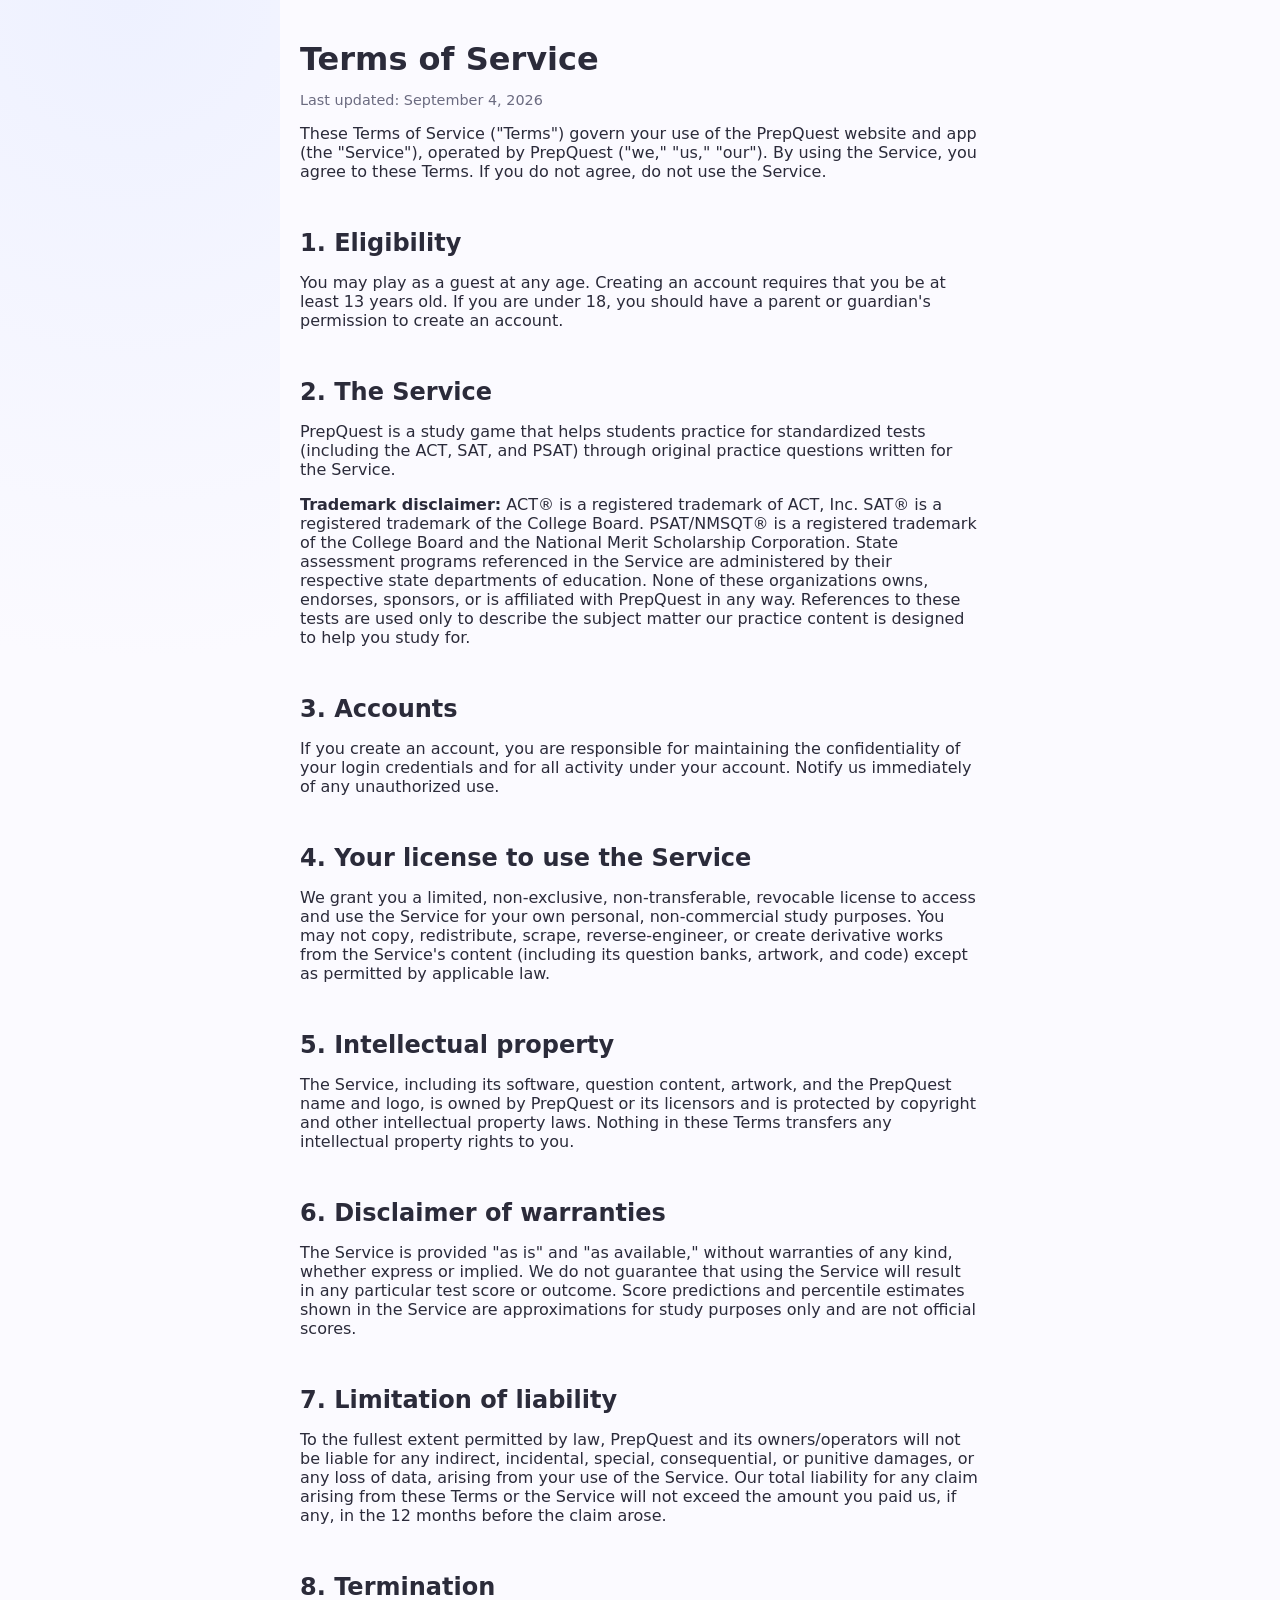
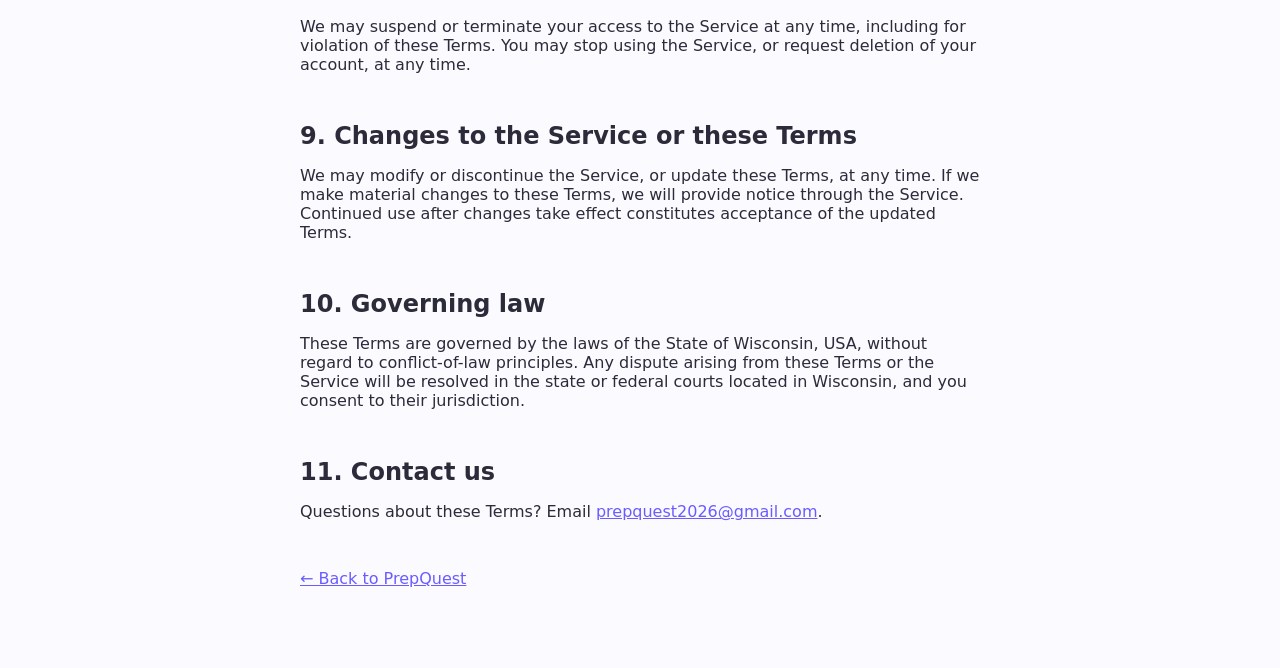
<file: terms.html>
<!doctype html>
<html lang="en">
<head>
  <meta charset="UTF-8" />
  <meta name="viewport" content="width=device-width, initial-scale=1.0" />
  <title>Terms of Service — PrepQuest</title>
  <link rel="icon" href="data:image/svg+xml,<svg xmlns=%22http://www.w3.org/2000/svg%22 viewBox=%220 0 100 100%22><text y=%22.9em%22 font-size=%2290%22>🐲</text></svg>" />
  <link rel="stylesheet" href="css/style.css" />
  <style>
    .legal-page {
      max-width: 720px;
      margin: 0 auto;
      padding: 40px 20px 80px;
      color: var(--ink);
      background: var(--paper);
    }
    .legal-page h1 { font-family: "Baloo 2", "Nunito", system-ui, sans-serif; }
    .legal-page h2 { margin-top: 2em; }
    .legal-page a { color: var(--purple); }
    .legal-page .updated { color: var(--muted); font-size: 0.9em; }
    .legal-page .back-link { display: inline-block; margin-top: 2em; }
  </style>
</head>
<body>
  <main class="legal-page">
    <h1>Terms of Service</h1>
    <p class="updated">Last updated: September 4, 2026</p>

    <p>These Terms of Service ("Terms") govern your use of the PrepQuest website and app
    (the "Service"), operated by PrepQuest ("we," "us," "our"). By using the Service, you
    agree to these Terms. If you do not agree, do not use the Service.</p>

    <h2>1. Eligibility</h2>
    <p>You may play as a guest at any age. Creating an account requires that you be at
    least 13 years old. If you are under 18, you should have a parent or guardian's
    permission to create an account.</p>

    <h2>2. The Service</h2>
    <p>PrepQuest is a study game that helps students practice for standardized tests
    (including the ACT, SAT, and PSAT) through original practice questions written for
    the Service.</p>
    <p><strong>Trademark disclaimer:</strong> ACT® is a registered trademark of ACT,
    Inc. SAT® is a registered trademark of the College Board. PSAT/NMSQT® is a
    registered trademark of the College Board and the National Merit Scholarship
    Corporation. State assessment programs referenced in the Service are administered
    by their respective state departments of education. None of these organizations
    owns, endorses, sponsors, or is affiliated with PrepQuest in any way. References to
    these tests are used only to describe the subject matter our practice content is
    designed to help you study for.</p>

    <h2>3. Accounts</h2>
    <p>If you create an account, you are responsible for maintaining the confidentiality
    of your login credentials and for all activity under your account. Notify us
    immediately of any unauthorized use.</p>

    <h2>4. Your license to use the Service</h2>
    <p>We grant you a limited, non-exclusive, non-transferable, revocable license to
    access and use the Service for your own personal, non-commercial study purposes.
    You may not copy, redistribute, scrape, reverse-engineer, or create derivative works
    from the Service's content (including its question banks, artwork, and code) except
    as permitted by applicable law.</p>

    <h2>5. Intellectual property</h2>
    <p>The Service, including its software, question content, artwork, and the PrepQuest
    name and logo, is owned by PrepQuest or its licensors and is protected by copyright
    and other intellectual property laws. Nothing in these Terms transfers any
    intellectual property rights to you.</p>

    <h2>6. Disclaimer of warranties</h2>
    <p>The Service is provided "as is" and "as available," without warranties of any
    kind, whether express or implied. We do not guarantee that using the Service will
    result in any particular test score or outcome. Score predictions and percentile
    estimates shown in the Service are approximations for study purposes only and are
    not official scores.</p>

    <h2>7. Limitation of liability</h2>
    <p>To the fullest extent permitted by law, PrepQuest and its owners/operators will
    not be liable for any indirect, incidental, special, consequential, or punitive
    damages, or any loss of data, arising from your use of the Service. Our total
    liability for any claim arising from these Terms or the Service will not exceed the
    amount you paid us, if any, in the 12 months before the claim arose.</p>

    <h2>8. Termination</h2>
    <p>We may suspend or terminate your access to the Service at any time, including for
    violation of these Terms. You may stop using the Service, or request deletion of
    your account, at any time.</p>

    <h2>9. Changes to the Service or these Terms</h2>
    <p>We may modify or discontinue the Service, or update these Terms, at any time. If
    we make material changes to these Terms, we will provide notice through the Service.
    Continued use after changes take effect constitutes acceptance of the updated Terms.</p>

    <h2>10. Governing law</h2>
    <p>These Terms are governed by the laws of the State of Wisconsin, USA, without
    regard to conflict-of-law principles. Any dispute arising from these Terms or the
    Service will be resolved in the state or federal courts located in Wisconsin, and you
    consent to their jurisdiction.</p>

    <h2>11. Contact us</h2>
    <p>Questions about these Terms? Email <a href="mailto:prepquest2026@gmail.com">prepquest2026@gmail.com</a>.</p>

    <a class="back-link" href="index.html">← Back to PrepQuest</a>
  </main>
</body>
</html>
</file>
<file: css/style.css>
:root {
  --ink: #2b2b3a;
  --paper: #fbfaff;
  --card: #ffffff;
  --surface-alt: #f1eeff;
  --muted: #6b6b80;
  --border: #e7e4f6;
  --shadow: 0 6px 20px rgba(60, 40, 120, 0.1);
  --radius: 20px;
  --purple: #6a5cff;
}

/* The `hidden` attribute's UA-default `display: none` has very low
   specificity, so any class that sets `display` (e.g. `.results-actions`'s
   `display: flex`) silently wins and the element stays visible despite
   `hidden` being set. Reasserting it here with !important keeps `hidden`
   reliable everywhere it's used, regardless of what other classes an
   element also carries. */
[hidden] {
  display: none !important;
}

/* Dark mode: redefines the same palette variables everything else already
   uses (--ink/--paper/--card/--surface-alt/--muted/--border/--shadow), so
   most of the app adapts automatically. A handful of elements set their
   background from a per-subject inline --island-bg pastel (highest CSS
   specificity, so it can't be overridden just by redefining root vars) —
   those get explicit overrides below to use --card instead. */
:root[data-theme="dark"] {
  --ink: #e8e6f5;
  --paper: #14141f;
  --card: #1f1f2e;
  --surface-alt: #2a2a3d;
  --muted: #9b98b5;
  --border: #35354a;
  --shadow: 0 6px 20px rgba(0, 0, 0, 0.45);
  color-scheme: dark;
}

:root[data-theme="dark"] body {
  background: radial-gradient(circle at 10% 0%, #23233a 0%, #14141f 45%) fixed, var(--paper);
}

:root[data-theme="dark"] .hud {
  background: rgba(20, 20, 31, 0.85);
}

:root[data-theme="dark"] .map-island-node,
:root[data-theme="dark"] .node-progress-badge,
:root[data-theme="dark"] .stimulus-panel,
:root[data-theme="dark"] .endless-best-tile,
:root[data-theme="dark"] .score-tile,
:root[data-theme="dark"] .score-detail-panel,
:root[data-theme="dark"] .score-report-banner {
  background: var(--card);
}

:root[data-theme="dark"] .hud-stat {
  background: #3a3320;
  color: #ffe6ad;
  border-color: #5c4d1f;
}

* {
  box-sizing: border-box;
}

/* Every screen sets --island-color inline to its subject's saturated
   brand accent (e.g. Science's #ffb238), which looks great as a small
   background fill or a border/ring but badly fails WCAG contrast when
   used as actual body/heading text on a light background — three of the
   four subject colors measured under 2.75:1 against white, against the
   4.5:1 AA text requires. Rather than dulling the brand color everywhere
   (including where it's fine, e.g. rings/borders/large fills), this
   derives a darker text-safe variant once per screen and every
   `color: var(--island-color...)` text rule below uses it instead —
   `border-color`/`background` usages are untouched since those judge
   against a lower 3:1 (or no) contrast requirement. */
.screen {
  --island-color-text: color-mix(in srgb, var(--island-color, var(--purple)) 55%, black);
}

/* The app's buttons are almost all pill/circle shapes on colorful
   backgrounds — the browser's default focus outline is easy to lose
   against them (or, on some of the rounder shapes, barely shows at all).
   :focus-visible (not plain :focus) so this only appears for keyboard
   navigation, not every mouse click. */
:focus-visible {
  outline: 3px solid var(--purple);
  outline-offset: 2px;
  border-radius: 4px;
}

/* Standard "visually hidden but still announced by screen readers"
   technique (not display:none/visibility:hidden, which pull content out
   of the accessibility tree entirely). Used for the route-change live
   region and any label text that's redundant on-screen but still needed
   for an accessible name. */
.visually-hidden {
  position: absolute;
  width: 1px;
  height: 1px;
  padding: 0;
  margin: -1px;
  overflow: hidden;
  clip: rect(0, 0, 0, 0);
  white-space: nowrap;
  border: 0;
}

/* Off-screen until focused (keyboard Tab from page load), then pinned to
   the top-left corner above everything else — this app has no other
   persistent chrome above the HUD, so a fixed corner is unambiguous. Every
   screen renders its own <main>, so this jumps past the HUD's nav
   buttons/theme toggle straight to that screen's actual content. */
.skip-link {
  position: absolute;
  top: -60px;
  left: 8px;
  z-index: 1000;
  background: var(--purple);
  color: #fff;
  padding: 10px 18px;
  border-radius: 8px;
  font-weight: 700;
  transition: top 0.15s ease;
}

.skip-link:focus {
  top: 8px;
}

html,
body {
  margin: 0;
  padding: 0;
}

body {
  font-family: "Nunito", system-ui, sans-serif;
  color: var(--ink);
  background: radial-gradient(circle at 10% 0%, #eef1ff 0%, #fbfaff 45%) fixed, var(--paper);
  min-height: 100vh;
}

h1,
h2,
h3,
h4,
h5 {
  font-family: "Baloo 2", "Nunito", system-ui, sans-serif;
  margin: 0 0 0.3em;
}

button {
  font-family: inherit;
  cursor: pointer;
}

button:disabled {
  cursor: not-allowed;
}

input[type="text"],
input[type="email"],
input[type="password"] {
  font-family: inherit;
  font-size: 1rem;
  padding: 10px 14px;
  border-radius: 12px;
  border: 2px solid var(--border);
  background: var(--card);
  color: var(--ink);
  width: 100%;
  max-width: 280px;
}

.cloud-auth-form {
  display: flex;
  flex-direction: column;
  gap: 10px;
  align-items: center;
  margin-top: 6px;
}

.cloud-auth-form input {
  max-width: 320px;
}

.auth-gate-card {
  max-width: 420px;
  margin: 0 auto;
  text-align: center;
}

.auth-gate-card .cloud-auth-form {
  align-items: stretch;
}

.auth-gate-card [data-gate-skip] {
  margin-top: 14px;
}

.auth-gate-hint {
  font-size: 0.85em;
  color: var(--muted);
  margin: -2px 0 0;
}

.auth-gate-legal {
  font-size: 0.8em;
  color: var(--muted);
  margin-top: 14px;
}

.auth-gate-legal a {
  color: var(--purple);
}

.screen {
  max-width: 980px;
  margin: 0 auto;
  padding: 28px 20px 60px;
}

.site-footer {
  text-align: center;
  font-size: 0.78em;
  color: var(--muted);
  padding: 10px 16px 18px;
}

.site-footer a {
  color: var(--muted);
  text-decoration: underline;
}

.site-footer span {
  margin: 0 6px;
}

.site-footer-disclaimer {
  margin: 4px 0 0;
  font-size: 0.92em;
}

/* ---------- HUD ---------- */
.hud {
  position: sticky;
  top: 0;
  z-index: 20;
  display: flex;
  align-items: center;
  gap: 16px;
  padding: 10px 20px;
  background: rgba(255, 255, 255, 0.85);
  backdrop-filter: blur(8px);
  border-bottom: 1px solid var(--border);
}

.hud-avatar {
  flex: 0 0 auto;
  line-height: 0;
  position: relative;
  border: none;
  background: transparent;
  padding: 4px;
  border-radius: 999px;
  cursor: pointer;
  transition: background 0.15s;
}

.hud-avatar:hover,
.hud-avatar:focus-visible {
  background: var(--surface-alt);
}

.hud-avatar.is-active {
  background: var(--surface-alt);
  box-shadow: 0 0 0 2px var(--purple);
}

.hud-level-badge {
  position: absolute;
  bottom: -2px;
  right: -4px;
  background: var(--purple);
  color: #fff;
  font-size: 0.65rem;
  font-weight: 800;
  line-height: 1;
  padding: 3px 5px;
  border-radius: 999px;
  border: 2px solid var(--card);
}

.toast {
  position: fixed;
  bottom: 24px;
  left: 50%;
  transform: translateX(-50%);
  background: #1f1f2e;
  color: #fff;
  font-weight: 800;
  padding: 12px 22px;
  border-radius: 999px;
  box-shadow: 0 8px 24px rgba(0, 0, 0, 0.3);
  z-index: 999;
  animation: dev-toast-in 0.25s ease, dev-toast-out 0.3s ease 2.9s forwards;
}

@keyframes dev-toast-in {
  from {
    opacity: 0;
    transform: translateX(-50%) translateY(12px);
  }
  to {
    opacity: 1;
    transform: translateX(-50%) translateY(0);
  }
}

@keyframes dev-toast-out {
  to {
    opacity: 0;
  }
}

.hud-nav {
  display: flex;
  gap: 6px;
  flex-wrap: wrap;
  flex: 1;
}

.hud-btn {
  border: none;
  background: transparent;
  padding: 8px 12px;
  border-radius: 999px;
  font-weight: 700;
  color: var(--muted);
  font-size: 0.9rem;
  transition: background 0.15s, color 0.15s;
}

.hud-btn:hover {
  background: var(--surface-alt);
}

.hud-btn.is-active {
  background: var(--purple);
  color: #fff;
}

.hud-stats {
  display: flex;
  gap: 10px;
  flex: 0 0 auto;
}

.hud-stat {
  font-weight: 800;
  background: #fff6e0;
  padding: 6px 12px;
  border-radius: 999px;
  font-size: 0.9rem;
  border: 1px solid #ffe6ad;
  white-space: nowrap;
}

/* ---------- buttons ---------- */
.btn-primary,
.btn-secondary,
.btn-danger-quiet {
  border-radius: 999px;
  padding: 12px 24px;
  font-weight: 800;
  border: none;
  font-size: 1rem;
}

.btn-primary {
  /* The original lighter gradient stop measured ~3.89:1 against the white
     text on top, short of WCAG AA's 4.5:1 for normal-size text — this
     darker stop keeps the same gradient character at a safe ~5.2:1. */
  background: linear-gradient(135deg, #6152f5, #5a48f0);
  color: #fff;
  box-shadow: 0 6px 16px rgba(90, 72, 240, 0.35);
}

.btn-primary:hover {
  filter: brightness(1.05);
}

.btn-primary:disabled {
  background: #cfcbe8;
  box-shadow: none;
  color: #8a86a8;
}

.btn-secondary {
  background: var(--card);
  color: var(--ink);
  border: 2px solid var(--border);
}

.btn-secondary:hover {
  border-color: var(--purple);
}

.btn-danger-quiet {
  background: transparent;
  color: #c94747;
  border: 2px solid #f3d6d6;
  margin-top: 30px;
}

.btn-ghost {
  background: transparent;
  color: var(--muted);
  border: 2px solid var(--border);
  border-radius: 999px;
  padding: 12px 24px;
  font-weight: 800;
  font-size: 1rem;
}

.btn-ghost:hover {
  border-color: var(--purple);
  color: var(--purple);
}

.back-btn {
  background: none;
  border: none;
  color: var(--muted);
  font-weight: 700;
  padding: 6px 0;
  margin-bottom: 10px;
}

.back-btn:hover {
  color: var(--purple);
}

.progress-bar {
  width: 100%;
  height: 10px;
  background: #eee9ff;
  border-radius: 999px;
  overflow: hidden;
  margin: 8px 0;
}

.progress-fill {
  height: 100%;
  background: var(--purple);
  border-radius: 999px;
  transition: width 0.3s ease;
}

/* ---------- map ---------- */
.map-title {
  font-size: 2rem;
}

.map-subtitle {
  color: var(--muted);
  margin-bottom: 24px;
}

/* Full-bleed, same treatment as the Galaxy (solar-system) screen — breaks
   out of .screen's normal 980px centered-card layout so this test's own
   "planet surface" fills the whole browser window instead of sitting in a
   box in the middle of the page. Tinted per test via --test-color/-bg
   (set inline in worldMap.js from data/tests.js), so ACT/SAT/PSAT/State
   Assessments each get their own hue on the same soft dual-glow shape —
   unlike the Galaxy, this respects the light/dark toggle rather than
   forcing night-sky dark, since a "planet surface" isn't inherently a
   night scene the way outer space is. */
.map-screen {
  position: relative;
  overflow: hidden;
  max-width: none;
  width: 100%;
  margin: 0;
  min-height: calc(100vh - 88px);
  border-radius: 0;
  box-sizing: border-box;
  padding-bottom: 40px;
  background:
    radial-gradient(circle at 18% 8%, var(--glow-strong, rgba(122, 96, 255, 0.3)), transparent 50%),
    radial-gradient(circle at 85% 78%, var(--glow-soft, rgba(122, 96, 255, 0.15)), transparent 45%),
    var(--test-bg, var(--paper));
}

:root[data-theme="dark"] .map-screen {
  background:
    radial-gradient(circle at 18% 8%, var(--glow-strong, rgba(122, 96, 255, 0.35)), transparent 50%),
    radial-gradient(circle at 85% 78%, var(--glow-soft, rgba(122, 96, 255, 0.18)), transparent 45%),
    linear-gradient(180deg, #17162a 0%, #100f1c 100%);
}

/* Shared winding-path container: an SVG connector line + scattered
   decorations sit behind absolutely-positioned stop nodes. Used by the
   World Map (subject islands), a subject's skill path, and a skill's
   mini-lesson path. */
.map-path-container {
  position: relative;
  width: 100%;
  max-width: 640px;
  margin: 10px auto 0;
}

.path-trail-svg {
  position: absolute;
  inset: 0;
  width: 100%;
  height: 100%;
  z-index: 0;
}

.path-decorations {
  position: absolute;
  inset: 0;
  z-index: 0;
  pointer-events: none;
}

.path-decoration {
  position: absolute;
  opacity: 0.35;
  transform: translate(-50%, -50%);
  filter: saturate(0.9);
}

/* ---------- map blob shapes (planet / island / area) ---------- */
/* A literal spatial metaphor across all three map-style screens, not just
   a colored backdrop: the Galaxy's solar systems are planets (see
   solarSystem.js); each solar system's own World Map (worldMap.js) now
   renders as one round planet with each subject sitting on it as its own
   island; that subject's Island screen (island.js) renders as one big
   landmass subdivided into a differently-shaded patch per skill (an
   "area"); and a skill's Lesson Path (skillPath.js) zooms into just one
   of those areas, with each lesson a small spot within it. Four
   asymmetric border-radius values give an organic, non-circular "island"
   silhouette from a plain div — no image assets or hand-authored SVG
   paths needed — cycled across nodes purely for visual variety so
   neighboring islands/areas don't look like identical copies. */
.map-blob-shape-1 { border-radius: 42% 58% 65% 35% / 45% 40% 60% 55%; }
.map-blob-shape-2 { border-radius: 58% 42% 38% 62% / 55% 62% 38% 45%; }
.map-blob-shape-3 { border-radius: 50% 50% 35% 65% / 60% 40% 60% 40%; }
.map-blob-shape-4 { border-radius: 65% 35% 55% 45% / 40% 55% 45% 60%; }

/* The World Map's planet: a true sphere (not a wobbly blob — a planet
   reads as round), shaded with a highlight toward the upper-left and a
   darker rim, entirely from --test-color/--glow-soft/--glow-strong (set
   inline in worldMap.js from data/tests.js) so each test's planet keeps
   its own hue. Sized relative to its own path-container rather than the
   viewport, and capped so it never swallows a short (2-subject) path. */
.map-planet-circle {
  position: absolute;
  z-index: 0;
  left: 50%;
  top: 0;
  transform: translateX(-50%);
  width: min(80%, 640px);
  aspect-ratio: 1;
  border-radius: 50%;
  background: radial-gradient(circle at 32% 26%, var(--test-bg, #fff) 0%, var(--glow-soft, rgba(122, 96, 255, 0.25)) 45%, var(--glow-strong, rgba(122, 96, 255, 0.4)) 100%);
  box-shadow: 0 30px 70px rgba(20, 10, 50, 0.15);
}

:root[data-theme="dark"] .map-planet-circle {
  background: radial-gradient(circle at 32% 26%, var(--glow-soft, rgba(122, 96, 255, 0.3)) 0%, var(--test-color, var(--purple)) 60%, #05050f 100%);
  box-shadow: 0 30px 70px rgba(0, 0, 0, 0.5);
}

/* Each themed test's World Map (ACT/SAT/PSAT — see WORLD_MAP_THEMES in
   worldMap.js) paints its own wide backdrop instead of the round planet-
   sphere every untethed test still uses, with a fixed palette rather
   than --test-color, since each one is a specific, deliberately chosen
   look (muted ocean water, dawn sky, misty highlands), not just that
   test's own brand color recolored. Lighter toward the center, darker
   toward the screen edges on every one, to draw the eye inward the way a
   real wide landscape photo would vignette.

   ACT — a calm ocean; the wavy line texture is a small tiled inline SVG
   (two soft sine-wave strokes) rather than an emoji/decoration scatter,
   since real ripples read as fine linework, not shapes. */
.ocean-scene {
  background: radial-gradient(ellipse 90% 75% at 50% 38%, #cfe3e6 0%, #6f9fae 48%, #2c4a5c 100%);
}

.ocean-scene::before {
  content: "";
  position: absolute;
  inset: 0;
  z-index: 0;
  pointer-events: none;
  opacity: 0.5;
  background-repeat: repeat;
  background-size: 420px 130px;
  background-image: url("data:image/svg+xml,%3Csvg xmlns='http://www.w3.org/2000/svg' width='420' height='130' viewBox='0 0 420 130'%3E%3Cpath d='M0 40 Q52.5 20 105 40 T210 40 T315 40 T420 40' stroke='rgba(255,255,255,0.35)' stroke-width='2' fill='none'/%3E%3Cpath d='M0 90 Q52.5 68 105 90 T210 90 T315 90 T420 90' stroke='rgba(255,255,255,0.2)' stroke-width='2' fill='none'/%3E%3C/svg%3E");
}

:root[data-theme="dark"] .ocean-scene {
  background: radial-gradient(ellipse 90% 75% at 50% 38%, #315a67 0%, #1b3540 48%, #081419 100%);
}

:root[data-theme="dark"] .ocean-scene::before {
  opacity: 0.35;
}

/* SAT — Sky Islands: an open dawn sky the islands float in, warm near the
   horizon and cooling toward the top of the screen, the inverse vertical
   direction from the ocean's own center-out vignette (a sky's own light
   source reads as "low near the horizon," not "in the middle"). No wave
   texture overlay — a flat gradient alone already reads as open air;
   adding linework here would fight the ambient clouds instead of
   supporting them. */
.sky-scene {
  background: linear-gradient(180deg, #a9c9ec 0%, #cfe0ee 32%, #fbdfc0 68%, #f7c9a0 100%);
}

:root[data-theme="dark"] .sky-scene {
  background: linear-gradient(180deg, #1c2c47 0%, #2c3c58 32%, #4a3c4a 68%, #5c4438 100%);
}

.sky-scene > * {
  position: relative;
  z-index: 1;
}

.ocean-scene > * {
  position: relative;
  z-index: 1;
}

/* Background scenery per theme (ship sails/birds/a sun for the ocean,
   clouds/a balloon/birds for the sky, etc. — see renderAmbientScene in
   worldMap.js) — fixed near the top of the screen rather than scattered
   down the whole path, so it reads as horizon-line detail glimpsed once,
   not as repeating decoration. A prior version of the ocean's own set
   kept everything at 0.32 opacity and to 3 elements, reasoning that more
   would read as "twee" for an ACT-studying teen — per direction, that
   read as flat and empty instead, so every theme's own set leans fuller,
   at a less uniformly faint opacity. */
.map-ambient {
  position: absolute;
  z-index: 1;
  opacity: 0.55;
  pointer-events: none;
  filter: saturate(0.75);
}

.map-ambient-accent {
  opacity: 0.5;
  filter: saturate(0.6) blur(0.5px);
}

/* The back link and subtitle normally use --muted, a mid-gray tuned for
   contrast against the plain --paper/--card backgrounds — too close in
   lightness to the ocean's own medium-toned blue-teal to read well
   (particularly the header area, which the vignette deliberately darkens
   toward). A dedicated dark/light pair here, rather than reusing --muted,
   since this scene's contrast needs are its own. */
.ocean-scene .back-btn,
.ocean-scene .map-subtitle,
.ocean-scene .island-heading-blurb {
  color: rgba(15, 30, 38, 0.72);
}

.ocean-scene .back-btn:hover {
  color: rgba(15, 30, 38, 0.95);
}

:root[data-theme="dark"] .ocean-scene .back-btn,
:root[data-theme="dark"] .ocean-scene .map-subtitle,
:root[data-theme="dark"] .ocean-scene .island-heading-blurb {
  color: rgba(226, 238, 242, 0.75);
}

:root[data-theme="dark"] .ocean-scene .back-btn:hover {
  color: rgba(226, 238, 242, 0.95);
}

/* Numeria Peaks (ACT Math's own hub, mathHub.js) — the same "wide
   painted scene behind a walkable hub" idea as .ocean-scene above.
   mathHub.js's own SVG paints open water full-bleed behind its
   archipelago of islands, so this outer gradient (only ever visible
   past the map's own max-width on an unusually wide screen, or for an
   instant before that SVG paints) is tuned to the same blue-teal ocean
   family rather than English's own exact colors, so the two edges never
   visibly clash. */
.ridge-scene {
  background: radial-gradient(ellipse 90% 75% at 50% 38%, #c9e2e6 0%, #5f8fa8 48%, #28405c 100%);
}

:root[data-theme="dark"] .ridge-scene {
  background: radial-gradient(ellipse 90% 75% at 50% 38%, #2c4652 0%, #182c38 48%, #060d13 100%);
}

.ridge-scene > * {
  position: relative;
  z-index: 1;
}

.ridge-scene .back-btn,
.ridge-scene .map-subtitle,
.ridge-scene .island-heading-blurb {
  color: rgba(15, 32, 40, 0.72);
}

.ridge-scene .back-btn:hover {
  color: rgba(15, 32, 40, 0.95);
}

:root[data-theme="dark"] .ridge-scene .back-btn,
:root[data-theme="dark"] .ridge-scene .map-subtitle,
:root[data-theme="dark"] .ridge-scene .island-heading-blurb {
  color: rgba(222, 236, 240, 0.75);
}

:root[data-theme="dark"] .ridge-scene .back-btn:hover {
  color: rgba(222, 236, 240, 0.95);
}

/* Athenaeum Reef (ACT Reading's own hub, readingHub.js) — same "wide
   painted scene behind a walkable hub" idea as .ocean-scene/.ridge-scene
   above, tuned toward a warmer turquoise reef rather than either's own
   blue-gray open water, so it reads as its own place rather than a
   recolor of English's or Math's hub. */
.reef-scene {
  background: radial-gradient(ellipse 90% 75% at 50% 38%, #d7f2ea 0%, #3fa9a0 48%, #0f3d3a 100%);
}

:root[data-theme="dark"] .reef-scene {
  background: radial-gradient(ellipse 90% 75% at 50% 38%, #1f4a46 0%, #123330 48%, #04100e 100%);
}

.reef-scene > * {
  position: relative;
  z-index: 1;
}

.reef-scene .back-btn,
.reef-scene .map-subtitle,
.reef-scene .island-heading-blurb {
  color: rgba(10, 40, 36, 0.72);
}

.reef-scene .back-btn:hover {
  color: rgba(10, 40, 36, 0.95);
}

:root[data-theme="dark"] .reef-scene .back-btn,
:root[data-theme="dark"] .reef-scene .map-subtitle,
:root[data-theme="dark"] .reef-scene .island-heading-blurb {
  color: rgba(220, 240, 236, 0.75);
}

:root[data-theme="dark"] .reef-scene .back-btn:hover {
  color: rgba(220, 240, 236, 0.95);
}

/* Lab Archipelago (ACT Science's own hub, scienceHub.js) — same idea
   again, now sharing Numeria Peaks' own open-water blue-gray family
   (rather than the amber "energy field" this used to be) so the two
   archipelago-style hubs read as the same kind of place; matched to
   mathHub.js's own .ridge-scene values below rather than left to drift
   independently, since "same family" only holds if the two are kept in
   sync by design, not by coincidence. */
.lab-scene {
  background: radial-gradient(ellipse 90% 75% at 50% 38%, #c9e2e6 0%, #5f8fa8 48%, #28405c 100%);
}

:root[data-theme="dark"] .lab-scene {
  background: radial-gradient(ellipse 90% 75% at 50% 38%, #2c4652 0%, #182c38 48%, #060d13 100%);
}

.lab-scene > * {
  position: relative;
  z-index: 1;
}

.lab-scene .back-btn,
.lab-scene .map-subtitle,
.lab-scene .island-heading-blurb {
  color: rgba(15, 32, 40, 0.72);
}

.lab-scene .back-btn:hover {
  color: rgba(15, 32, 40, 0.95);
}

:root[data-theme="dark"] .lab-scene .back-btn,
:root[data-theme="dark"] .lab-scene .map-subtitle,
:root[data-theme="dark"] .lab-scene .island-heading-blurb {
  color: rgba(222, 236, 240, 0.75);
}

:root[data-theme="dark"] .lab-scene .back-btn:hover {
  color: rgba(222, 236, 240, 0.95);
}

/* Centers a .node-area-blob on just the button, not the taller
   .map-node-wrap/.path-node-wrap column it sits in (which also includes
   the label below) — without this, the blob's 50%/50% centering resolves
   against the whole wrap's height and drifts down into the label text
   instead of sitting behind the button. */
.node-anchor {
  position: relative;
  display: flex;
  align-items: center;
  justify-content: center;
}

/* One island/area patch, sitting behind a single node's circular button —
   painted first (plain DOM order, no z-index needed) so the button, its
   ring, and its label all land on top. A light ring keeps it visible even
   when a subject's color happens to be close to its planet's/island's own
   base hue (e.g. ACT and Math share almost the same purple). --blob-color
   comes from whichever per-subject/-test color var that screen already
   sets inline (--island-color for island.js/skillPath.js's skill/lesson
   nodes, --island-color again per-subject for worldMap.js's own nodes). */
.node-area-blob {
  position: absolute;
  top: 50%;
  left: 50%;
  transform: translate(-50%, -50%);
  background: var(--blob-color, var(--island-color, var(--purple)));
  opacity: 0.85;
  box-shadow: 0 10px 22px rgba(0, 0, 0, 0.12), 0 0 0 3px rgba(255, 255, 255, 0.4);
  /* Purely decorative — being position:absolute, it would otherwise paint
     (and hit-test) above the button next to it in DOM order despite that
     button being visually on top, since a positioned element always
     stacks above a non-positioned in-flow one regardless of source order.
     Without this the button underneath became unclickable. */
  pointer-events: none;
}

:root[data-theme="dark"] .node-area-blob {
  box-shadow: 0 10px 22px rgba(0, 0, 0, 0.35), 0 0 0 3px rgba(255, 255, 255, 0.14);
}

.node-area-blob-lg {
  width: 152px;
  height: 138px;
}

/* ACT's own World Map replacement for both .node-area-blob and the
   plain emoji .map-island-icon — the island art (renderSubjectIslandArt
   in worldMap.js) *is* .map-island-node--art's own face, not a second
   icon sitting on top of a separate colored disc. Centered inside that
   button (position:relative, see .map-island-node) the same way every
   other absolutely-positioned decorative layer in this file centers on
   its own parent; pointer-events:none so clicks still hit the button
   itself, not this purely visual layer. */
.map-island-art {
  position: absolute;
  top: 50%;
  left: 50%;
  transform: translate(-50%, -50%);
  pointer-events: none;
  filter: drop-shadow(0 10px 14px rgba(0, 0, 0, 0.18));
}

/* 1.5x the SVG's own 140x120 markup attributes — big enough that each
   island's own silhouette (a curved ribbon, mountain peaks, fused reef
   lobes, a twin archipelago) actually reads as a distinct shape per
   subject at a glance. */
.map-island-art svg {
  width: 252px;
  height: 216px;
  display: block;
}

:root[data-theme="dark"] .map-island-art {
  filter: drop-shadow(0 10px 14px rgba(0, 0, 0, 0.4));
}

.node-area-blob-md {
  width: 118px;
  height: 106px;
}

.map-node-wrap {
  position: absolute;
  transform: translate(-50%, -50%);
  z-index: 1;
  display: flex;
  flex-direction: column;
  align-items: center;
  width: 168px;
}

.map-mascot {
  position: absolute;
  top: -58px;
  line-height: 0;
  animation: bob 2.4s ease-in-out infinite;
  /* A light halo plus a dark contact shadow — not just one or the
     other — since a player's own chosen body color could be anywhere
     from near-white to near-black, and a planet's own background
     (ACT's ocean, the reef's water) skews toward mid-toned blues/teals
     that a same-toned monster can otherwise nearly vanish into. */
  filter: drop-shadow(0 0 7px rgba(255, 255, 255, 0.85)) drop-shadow(0 4px 8px rgba(0, 0, 0, 0.35));
}

@keyframes bob {
  0%, 100% { transform: translateY(0); }
  50% { transform: translateY(-6px); }
}

/* Each themed test's World Map has its own vehicle (a boat for ACT, a
   balloon for SAT, a gondola for PSAT — see renderVehicle/wireRoamer in
   worldMap.js) that roams freely inside .map-path-container itself, not
   a fixed-canvas hub world — this screen's own layout/scrolling stayed
   the original one every other test still uses (a full walkable-hub-
   engine version of this screen was tried and explicitly reverted).
   .map-roamer is the shared outer wrapper wireRoamer's place() moves
   every frame: positioned/halo-shadowed the same way every hub's own
   .hub-avatar is, just defined locally here since this element isn't
   inside a .hub-viewport. Its own centering transform is overridden per
   vehicle below, since each one's visual weight sits in a different spot
   relative to its own anchor point (a boat's hull near dead-center; a
   balloon's basket well below its own envelope's center of mass). No bob
   animation on any of them, since they're actively steerable rather than
   idle. */
.map-roamer {
  position: absolute;
  z-index: 3;
  transform: translate(-50%, -50%);
  pointer-events: none;
  filter: drop-shadow(0 0 6px rgba(255, 255, 255, 0.85)) drop-shadow(0 6px 10px rgba(0, 0, 0, 0.3));
}

.map-boat {
  position: relative;
  width: 100px;
  height: 64px;
}

.map-boat-hull {
  position: absolute;
  left: 50%;
  bottom: -4px;
  transform: translateX(-50%);
  z-index: 0;
}

.map-boat-rider {
  position: absolute;
  left: 50%;
  bottom: 20px;
  transform: translateX(-50%);
  z-index: 1;
  line-height: 0;
}

/* SAT's balloon: taller than it is wide, envelope on top and a small
   basket (where the rider actually sits) near the bottom — .map-roamer's
   own translate(-50%,-50%) would center on the envelope's own middle,
   floating the basket (and the player's own anchor point/island-level
   alignment) well below where it should read as "resting." Shifted up by
   the basket's own local y-center (100px into this 110px-tall graphic)
   instead, so the basket itself — not the envelope — is what aligns with
   the roamer's own position. */
.map-vehicle-balloon {
  transform: translate(-50%, -96px);
}

.map-balloon {
  position: relative;
  width: 90px;
  height: 110px;
}

.map-balloon-rider {
  position: absolute;
  left: 50%;
  bottom: 8px;
  transform: translateX(-50%);
  z-index: 1;
  line-height: 0;
}

/* Each themed World Map's own on-screen joystick — fixed to the browser
   window's own corner (not this page's own scroll position, and not the
   vehicle's own current spot) so it's always reachable no matter how far
   the player has scrolled down this map's own tall, normal-flow page — a
   real WASD keyboard has no such problem, but a touch/mouse-drag player
   needs the control to actually stay put. Reuses hubWorld.js's own
   .hub-joystick markup/knob styling, just overriding its usual
   .hub-viewport-relative position: absolute with position: fixed here. */
.map-roamer-joystick-fixed {
  position: fixed;
  left: 20px;
  bottom: 20px;
  z-index: 50;
}

.map-roamer-joystick-fixed .hub-joystick {
  position: static;
}

/* The boss bridge's own torch accents (islandHub.js's own
   renderBossBridgeTorches) — a gentle opacity flicker so they read as
   flame rather than a flat dot. The glow ring beneath each flame pulses
   opposite it (dimmer exactly when the flame itself is brightest would
   look wrong; a shared but offset rhythm reads as one flickering light). */
.boss-bridge-torch {
  animation: torch-flicker 1.8s ease-in-out infinite;
}

.boss-bridge-torch-glow {
  animation: torch-glow-flicker 1.8s ease-in-out infinite;
}

@keyframes torch-flicker {
  0%, 100% { opacity: 0.7; }
  50% { opacity: 1; }
}

@keyframes torch-glow-flicker {
  0%, 100% { opacity: 0.12; }
  50% { opacity: 0.22; }
}

.map-island-node {
  position: relative;
  width: 88px;
  height: 88px;
  border-radius: 50%;
  border: none;
  display: grid;
  place-items: center;
  background: var(--island-bg, #fff);
  box-shadow: var(--shadow);
  transition: transform 0.15s ease;
}

.map-island-node:hover {
  transform: scale(1.06);
}

/* ACT's own ocean-scene variant: the island art (renderSubjectIslandArt
   in worldMap.js) *is* the button's own face, not a second icon layered
   on top of a plain circular disc the way every other test's map-
   island-node still works, and (per direction) no progress ring either
   — background/box-shadow/ring all dropped so nothing but the art
   itself actually paints. Sized to comfortably contain the art (see
   .map-island-art svg below) plus room for its own hover scale. */
.map-island-node--art {
  width: 260px;
  height: 224px;
  background: transparent;
  box-shadow: none;
}

.map-island-ring {
  position: absolute;
  inset: 0;
  border-radius: 50%;
  background: conic-gradient(var(--island-color, var(--purple)) var(--ring-pct, 0%), #ffffff 0);
  padding: 5px;
  -webkit-mask: linear-gradient(#fff 0 0) content-box, linear-gradient(#fff 0 0);
  -webkit-mask-composite: xor;
  mask-composite: exclude;
}

.map-island-icon {
  font-size: 2.1rem;
  z-index: 1;
}

.map-island-label {
  text-align: center;
  margin-top: 8px;
}

.map-island-label h3 {
  color: var(--island-color-text, var(--ink));
  font-size: 1.1rem;
  margin-bottom: 1px;
}

/* A solid label chip behind a real planet-node's name/place/progress text
   (not the shortcut cards above the path, which use .map-shortcut instead
   of .map-node-wrap and already sit on the plain page background) — a
   heading colored via --island-color-text can otherwise go near-invisible
   against the new planet-circle/island-blob backdrops whenever a
   subject's hue happens to be close to its planet's own (e.g. Math's
   purple on ACT's equally-purple planet). --island-color-text itself
   doesn't actually vary per node (see its single color-mix() definition
   on :root), so a text-shadow halo alone isn't reliable enough here;
   a guaranteed-neutral chip is. */
.map-node-wrap .map-island-label {
  background: var(--card);
  border-radius: 14px;
  padding: 6px 12px 8px;
  box-shadow: var(--shadow);
}

/* The shortcut row (Diagnostic/Weak Review/etc.) has no card background
   of its own, unlike a real planet node's chip above — fine against the
   plain page background every other test's World Map still uses, but the
   same low-contrast risk as .back-btn/.map-subtitle above against the
   ocean scene's own medium-toned water. */
.ocean-scene .map-shortcut .map-island-label {
  background: var(--card);
  border-radius: 12px;
  padding: 5px 10px 7px;
  box-shadow: var(--shadow);
}

.map-island-place {
  font-weight: 700;
  color: var(--muted);
  margin: 0 0 2px;
  font-size: 0.78rem;
  text-transform: uppercase;
  letter-spacing: 0.04em;
}

.map-island-progress {
  margin: 0;
  font-size: 0.82rem;
  color: var(--muted);
  font-weight: 700;
}

/* ---------- solar system (planet picker) ---------- */
/* This screen is a literal galaxy full of solar systems, so it always
   reads as a night sky — a fixed dark backdrop with a scattered,
   multi-layered starfield and soft nebula glows — regardless of the
   light/dark theme toggle (hence the selector pair below repeating the
   same rule at both specificities: it has to outrank .map-screen's own
   light AND :root[data-theme="dark"] .map-screen backgrounds). The star
   layers are several small radial-gradient dots each tiled at a
   different background-size, so despite each one repeating, the
   combined result doesn't read as an obvious grid. */
.solar-system-screen,
:root[data-theme="dark"] .solar-system-screen {
  position: relative;
  overflow: hidden;
  /* Breaks out of .screen's normal 980px centered-card constraint so the
     starfield fills the full browser width, and stretches to at least a
     full viewport tall (minus the sticky HUD above it) rather than only
     as tall as its content — this is meant to read as "outer space
     behind the picker," not another card floating on the page. */
  max-width: none;
  width: 100%;
  margin: 0;
  min-height: calc(100vh - 88px);
  border-radius: 0;
  box-sizing: border-box;
  background-color: #05050f;
  background-image:
    radial-gradient(circle at 18% 15%, rgba(122, 96, 255, 0.35), transparent 55%),
    radial-gradient(circle at 82% 70%, rgba(255, 110, 196, 0.16), transparent 50%),
    radial-gradient(circle at 55% 90%, rgba(80, 170, 255, 0.18), transparent 50%);
  isolation: isolate;
}

.solar-system-screen::before,
.solar-system-screen::after {
  content: "";
  position: absolute;
  inset: 0;
  z-index: 0;
  pointer-events: none;
  background-repeat: repeat;
  background-image:
    radial-gradient(1.6px 1.6px at 10% 20%, #fff, transparent),
    radial-gradient(1.2px 1.2px at 60% 45%, #fff, transparent),
    radial-gradient(1.6px 1.6px at 85% 15%, #fff, transparent),
    radial-gradient(1.2px 1.2px at 30% 80%, #fff, transparent),
    radial-gradient(1.6px 1.6px at 70% 90%, #fff, transparent);
  background-size: 180px 180px, 240px 240px, 300px 300px, 210px 210px, 260px 260px;
  animation: twinkle 5s ease-in-out infinite alternate;
}

.solar-system-screen::after {
  background-image:
    radial-gradient(1px 1px at 25% 55%, #fff, transparent),
    radial-gradient(1px 1px at 45% 10%, #fff, transparent),
    radial-gradient(1px 1px at 95% 50%, #fff, transparent),
    radial-gradient(1px 1px at 15% 95%, #fff, transparent),
    radial-gradient(1px 1px at 65% 65%, #fff, transparent);
  background-size: 150px 150px, 190px 190px, 230px 230px, 170px 170px, 220px 220px;
  opacity: 0.5;
  animation-duration: 7s;
  animation-direction: alternate-reverse;
}

@keyframes twinkle {
  from { opacity: 0.55; }
  to { opacity: 1; }
}

.solar-system-screen > * {
  position: relative;
  z-index: 1;
}

.solar-system-screen .map-title,
.solar-system-screen .map-island-label h3 {
  color: #f4f2ff;
}

.solar-system-screen .map-subtitle,
.solar-system-screen .map-island-place,
.solar-system-screen .map-island-progress {
  color: #b8b4d9;
}

.solar-system-screen .map-island-node {
  box-shadow: 0 0 22px 2px var(--island-color, rgba(255, 255, 255, 0.35)), var(--shadow);
}

.solar-system-screen .path-decoration {
  opacity: 0.75;
  filter: none;
}

.planet-node.is-coming-soon {
  opacity: 0.55;
  filter: saturate(0.6);
}

.planet-current-badge {
  position: absolute;
  bottom: -2px;
  right: -2px;
  font-size: 1rem;
  filter: drop-shadow(0 1px 2px rgba(0, 0, 0, 0.35));
}

.map-coming-soon-banner {
  max-width: 560px;
  margin: 0 auto 18px;
  background: var(--surface-alt);
  border: 1px dashed var(--border);
  border-radius: var(--radius);
  padding: 12px 18px;
  font-weight: 700;
  color: var(--muted);
  text-align: center;
}

.island-coming-soon {
  max-width: 480px;
  margin: 0 auto 24px;
  background: var(--card);
  border: 1px dashed var(--border);
  border-radius: var(--radius);
  padding: 24px;
  text-align: center;
  box-shadow: var(--shadow);
}

.island-coming-soon-icon {
  font-size: 2.2rem;
  display: block;
  margin-bottom: 8px;
}

.island-coming-soon h3 {
  margin: 0 0 6px;
}

.island-coming-soon p {
  margin: 0;
  color: var(--muted);
}

/* ---------- map shortcuts (Weak Review / Review Queue / Custom Drill) ---------- */
/* Same visual language as the island nodes above (circular icon + colored
   ring + label below) so these read as part of the map instead of a
   bolted-on settings menu, just laid out in a static row instead of
   scattered along the path. Two labeled groups (Practice Modes, Test Day)
   rather than one flat row of 8, so it reads as organized rather than
   items just tacked on as they were added. */
.map-shortcuts-group {
  max-width: 640px;
  margin: 0 auto;
  /* padding, not margin, for the space after a group — margin here would
     collapse straight through into the next group's own top spacing
     (verified via getBoundingClientRect: an intended ~28px gap was
     actually rendering as 14px), silently undoing whatever gap is set. */
  padding-bottom: 30px;
}

.map-shortcuts-group:first-of-type {
  margin-top: 30px;
}

.map-shortcuts-group + .map-shortcuts-group {
  padding-top: 30px;
  border-top: 1px solid var(--border);
}

.map-shortcuts-label {
  text-align: center;
  font-weight: 700;
  color: var(--muted);
  font-size: 0.78rem;
  text-transform: uppercase;
  letter-spacing: 0.04em;
  margin: 0 0 16px;
}

.map-shortcuts-row {
  display: flex;
  justify-content: center;
  flex-wrap: wrap;
  gap: 36px 40px;
  margin: 0;
}

.map-shortcut {
  display: flex;
  flex-direction: column;
  align-items: center;
  width: 140px;
  background: none;
  border: none;
  padding: 0;
  cursor: pointer;
  font: inherit;
}

.map-shortcut-node {
  width: 72px;
  height: 72px;
}

.map-shortcut-node .map-island-icon {
  font-size: 1.7rem;
}

.map-shortcut-badge {
  position: absolute;
  top: -4px;
  right: -4px;
  background: var(--island-color, var(--purple));
  color: #fff;
  font-size: 0.72rem;
  font-weight: 800;
  border-radius: 999px;
  min-width: 20px;
  height: 20px;
  display: flex;
  align-items: center;
  justify-content: center;
  padding: 0 5px;
  border: 2px solid var(--paper);
}

.map-shortcut .map-island-label {
  margin-top: 6px;
}

.map-shortcut .map-island-label h3 {
  font-size: 0.92rem;
}

.map-shortcut .map-island-place {
  font-size: 0.72rem;
  text-transform: none;
  letter-spacing: normal;
  font-weight: 600;
}

/* ---------- island / path ---------- */
/* Full-bleed like the Galaxy and World Map screens — an island (island.js,
   a subject's skill picker) and its lesson path (skillPath.js, one skill's
   lesson picker) both get a topic-themed background instead of the plain
   card layout, so they need the same breakout from .screen's normal
   980px-centered constraint. The actual background comes from whichever
   .topic-* pattern class island.js/skillPath.js add alongside this one
   (see getSubjectTheme() in ui/subjectTheme.js) — this rule only owns the
   sizing, not the look, since that varies by subject. */
.island-screen,
.skillpath-screen {
  max-width: none;
  width: 100%;
  margin: 0;
  min-height: calc(100vh - 88px);
  border-radius: 0;
  box-sizing: border-box;
  position: relative;
  padding-bottom: 40px;
}

.island-heading {
  color: var(--island-color-text, var(--island-color));
}

.island-heading-blurb {
  color: var(--muted);
  margin-bottom: 30px;
}

/* English's hub island (see ui/islandHub.js) — a big, walkable scene
   rather than a static illustration. The container is locked to the
   same width:height ratio as islandHub.js's own DESIGN_W/DESIGN_H, so
   every child positioned with a plain left/top percentage (the skill
   markers, the landmark, the avatar) lines up with the background SVG's
   own internal coordinates at any screen size, with no JS resize/scale
   math needed anywhere. Sized much larger than the old static
   illustration ("very big" per the brief) but still capped so it
   doesn't overrun an ultra-wide viewport. */
/* The visible "camera" window: fixed to the screen, clips the much-bigger
   .hub-world beneath it with overflow:hidden. .hub-world itself is sized
   in literal pixels (WORLD_W x WORLD_H from islandHub.js) and translated
   every animation frame to keep the avatar centered — see wireMovement()
   there. Because 1 world unit is 1 CSS px, every child positioned with a
   plain left/top in px (skill markers, the landmark, the avatar) lines up
   with the background SVG's own internal coordinates with no scale math
   anywhere; a smaller screen just shows a smaller slice of the same big
   island rather than a shrunk copy of it. */
/* English's hub screen additionally becomes a flex column (see
   .hub-island-screen below) so the viewport can claim exactly whatever
   vertical space the heading/hint above it don't need — "as much space
   as possible" — rather than a fixed vh guess that leaves a gap on tall
   screens or gets cramped on short ones. Its own background matches
   .ocean-scene's gradient (light/dark variants below) rather than
   relying on the parent showing through, since the Fullscreen API
   renders only this element and its descendants — the parent .screen,
   HUD, and heading all disappear from view while it's fullscreened. */
/* max-width matches hubWorld.js's own WORLD_W (2200px) exactly. .hub-world
   inside is a fixed WORLD_W-px-wide div that the camera pans by
   translate() — wireMovement's own clamp keeps it from ever panning past
   the world's true edges, so as long as this viewport is no *wider* than
   the world itself, .hub-world always fully covers it and this element's
   own background (below) never actually shows. Without the cap, a
   browser window wider than 2200px stretches this viewport past
   .hub-world's fixed width, exposing a bare strip of this element's own
   background past the map's own right edge — margin:auto re-centers the
   capped box so that strip (if any) splits evenly instead of landing
   entirely on one side. */
.hub-viewport {
  position: relative;
  overflow: hidden;
  width: 100%;
  max-width: 2200px;
  margin: 0 auto;
  border-radius: 22px;
  filter: drop-shadow(0 18px 32px rgba(30, 45, 40, 0.25));
  background: radial-gradient(ellipse 90% 75% at 50% 38%, #cfe3e6 0%, #6f9fae 48%, #2c4a5c 100%);
}

:root[data-theme="dark"] .hub-viewport {
  filter: drop-shadow(0 18px 32px rgba(0, 0, 0, 0.5)) brightness(0.84) contrast(1.05) saturate(1.05);
  background: radial-gradient(ellipse 90% 75% at 50% 38%, #315a67 0%, #1b3540 48%, #081419 100%);
}

/* Lab Archipelago now shares Numeria Peaks' own open-water family (see
   .lab-scene above) closely enough that the shared blue-water default
   just above would already be a fine match on its own — kept as an
   explicit override anyway, matched to .lab-scene's own gradient stops
   exactly, so fullscreen mode (which hides .lab-scene itself, per the
   comment above) can't drift out of sync with it later. */
.lab-scene .hub-viewport {
  background: radial-gradient(ellipse 90% 75% at 50% 38%, #c9e2e6 0%, #5f8fa8 48%, #28405c 100%);
}

:root[data-theme="dark"] .lab-scene .hub-viewport {
  background: radial-gradient(ellipse 90% 75% at 50% 38%, #2c4652 0%, #182c38 48%, #060d13 100%);
}

/* Lexicon Shoals (SAT Reading & Writing's own hub, satRwHub.js) floats in
   open sky rather than open water — .hub-viewport's own default above is
   ACT's ocean-blue family, so this overrides it with the exact same
   gradient .sky-scene itself already uses on the World Map, matching
   every other hub's own "match this island's actual surroundings"
   override above. */
.sky-scene .hub-viewport {
  background: linear-gradient(180deg, #a9c9ec 0%, #cfe0ee 32%, #fbdfc0 68%, #f7c9a0 100%);
}

:root[data-theme="dark"] .sky-scene .hub-viewport {
  background: linear-gradient(180deg, #1c2c47 0%, #2c3c58 32%, #4a3c4a 68%, #5c4438 100%);
}

.hub-viewport:fullscreen {
  width: 100vw;
  height: 100vh;
  border-radius: 0;
}

.hub-island-screen {
  display: flex;
  flex-direction: column;
}

/* Flex's default align-items:stretch would otherwise force .back-btn to
   the container's full width — harmless for the block-level heading/hint
   text next to it, but a <button> centers its label by default, so a
   full-width one visibly re-centers "← Back to Map" instead of anchoring
   it to the left like every other screen's back button. */
.hub-island-screen .back-btn {
  align-self: flex-start;
}

.hub-island-screen .hub-viewport {
  flex: 1 1 auto;
  min-height: 420px;
  margin: 0 auto;
}

/* A small always-present corner control — visible both in the normal
   view and, since it's a descendant of .hub-viewport, still visible once
   that element is the fullscreen root (everything outside it, including
   the heading and HUD, disappears from view then). */
.hub-fullscreen-btn {
  position: absolute;
  z-index: 4;
  top: 14px;
  right: 14px;
  width: 40px;
  height: 40px;
  border-radius: 50%;
  border: none;
  cursor: pointer;
  display: grid;
  place-items: center;
  font-size: 1.1rem;
  background: rgba(20, 30, 35, 0.45);
  color: #fff;
  backdrop-filter: blur(4px);
  transition: background 0.15s ease;
}

.hub-fullscreen-btn:hover,
.hub-fullscreen-btn:focus-visible {
  background: rgba(20, 30, 35, 0.65);
}

/* On-screen thumbstick (hubWorld.js's wireMovement/joystickHTML) — the
   touch/mouse-drag equivalent of holding WASD. Sits in a bottom corner,
   out of the way of the trails/markers a real layout scatters through
   the middle of the world. touch-action: none stops a drag from also
   scrolling the page or triggering pull-to-refresh; low opacity at rest
   so it reads as a control, not scenery, without competing with the
   scene for attention until it's actually touched. */
.hub-joystick {
  position: absolute;
  z-index: 4;
  left: 24px;
  bottom: 24px;
  width: 92px;
  height: 92px;
  border-radius: 50%;
  background: rgba(20, 30, 35, 0.35);
  border: 2px solid rgba(255, 255, 255, 0.4);
  touch-action: none;
  cursor: grab;
  opacity: 0.55;
  transition: opacity 0.15s ease;
}

.hub-joystick.is-active {
  opacity: 0.9;
  cursor: grabbing;
}

.hub-joystick-knob {
  position: absolute;
  left: 50%;
  top: 50%;
  width: 40px;
  height: 40px;
  border-radius: 50%;
  background: rgba(255, 255, 255, 0.85);
  box-shadow: 0 2px 6px rgba(0, 0, 0, 0.35);
  transform: translate(calc(-50% + var(--knob-x, 0px)), calc(-50% + var(--knob-y, 0px)));
  pointer-events: none;
}

/* A small always-present key to what each land color on the map means —
   same floating-corner treatment as .hub-fullscreen-btn, opposite corner
   so the two never collide. Text content (zone names/descriptions) comes
   from whichever hub renders it; this only owns the shared look. */
.hub-legend {
  position: absolute;
  z-index: 4;
  top: 14px;
  left: 14px;
  max-width: 190px;
  padding: 10px 12px;
  border-radius: 14px;
  background: rgba(20, 30, 35, 0.55);
  backdrop-filter: blur(4px);
  color: #fff;
}

.hub-legend-title {
  margin: 0 0 7px;
  font-size: 0.66rem;
  font-weight: 700;
  text-transform: uppercase;
  letter-spacing: 0.06em;
  opacity: 0.75;
}

.hub-legend-row {
  display: flex;
  align-items: flex-start;
  gap: 8px;
  margin-bottom: 6px;
}

.hub-legend-row:last-child {
  margin-bottom: 0;
}

.hub-legend-swatch {
  flex: 0 0 auto;
  width: 13px;
  height: 13px;
  margin-top: 2px;
  border-radius: 4px;
  box-shadow: 0 0 0 1px rgba(255, 255, 255, 0.45);
}

.hub-legend-name {
  font-size: 0.72rem;
  font-weight: 700;
  line-height: 1.25;
}

.hub-legend-desc {
  font-size: 0.68rem;
  opacity: 0.85;
  line-height: 1.25;
}

@media (max-width: 640px) {
  .hub-legend {
    max-width: 130px;
    padding: 8px 9px;
  }
  .hub-legend-swatch {
    width: 10px;
    height: 10px;
  }
  .hub-legend-name {
    font-size: 0.64rem;
  }
  .hub-legend-desc {
    font-size: 0.58rem;
  }
}

.hub-world {
  position: absolute;
  left: 0;
  top: 0;
  will-change: transform;
}

.hub-scene-svg {
  position: absolute;
  inset: 0;
  width: 100%;
  height: 100%;
  z-index: 0;
}

/* One shared anchor per marker (the landmark included): positioned in
   world px via left/top, centered on that point via transform, and
   stacking its button above an always-visible label underneath — a
   column layout rather than the label being a separately-positioned
   overlay, so the two can never drift apart. */
.hub-marker-wrap {
  position: absolute;
  z-index: 2;
  transform: translate(-50%, -50%);
  display: flex;
  flex-direction: column;
  align-items: center;
  gap: 6px;
}

.hub-landmark,
.hub-skill-marker {
  border: none;
  cursor: pointer;
}

.hub-landmark {
  position: relative;
  width: 84px;
  height: 84px;
  border-radius: 50%;
  background: #efe4cf;
  box-shadow: 0 0 0 4px #a9987a, 0 8px 18px rgba(0, 0, 0, 0.25);
  display: grid;
  place-items: center;
  transition: transform 0.15s ease;
}

.hub-landmark:hover,
.hub-landmark:focus-visible {
  transform: scale(1.07);
}

.hub-landmark-icon {
  font-size: 2.1rem;
}

.hub-skill-marker {
  position: relative;
  padding: 0;
  transition: transform 0.15s ease;
}

.hub-skill-marker:hover,
.hub-skill-marker:focus-visible {
  transform: scale(1.12);
}

/* Always visible now, not hover-only — with the island spread out over a
   world several times the viewport's size, only a handful of markers are
   ever on screen at once, so there's real room to read every name
   without the ring-of-labels ever feeling cluttered. */
.hub-skill-name {
  white-space: nowrap;
  font-size: 0.72rem;
  font-weight: 700;
  background: var(--card);
  color: var(--ink);
  padding: 3px 9px;
  border-radius: 8px;
  box-shadow: var(--shadow);
}

.hub-landmark-name {
  font-size: 0.8rem;
  padding: 4px 11px;
}

.hub-avatar {
  position: absolute;
  z-index: 3;
  transform: translate(-50%, -60%);
  pointer-events: none;
  /* The dark contact shadow alone wasn't enough on a mid-toned
     background close to the player's own chosen body color (e.g. the
     default mint-green avatar against the reef's teal water) — a light
     halo on top of it keeps the avatar visible regardless of that
     color relationship, same fix as .map-mascot/.path-mascot. */
  filter: drop-shadow(0 0 6px rgba(255, 255, 255, 0.85)) drop-shadow(0 6px 10px rgba(0, 0, 0, 0.3));
}

/* Reserves its own line of space at all times (no layout shift when it
   appears) but stays invisible until wireMovement() adds .is-visible —
   after 5s with no WASD input, on mount and again every time the player
   stops walking. */
.hub-hint {
  opacity: 0;
  transition: opacity 0.4s ease;
}

.hub-hint.is-visible {
  opacity: 1;
}

/* The boss lair marker: bigger and darker than a regular skill marker,
   sitting on its own dark clearing at the bottom of the island (see
   BOSS_POS/renderSceneSvg in islandHub.js). Locked is desaturated and
   inert; unlocked gets a warning-red ring; cleared gets a gold one. */
.hub-boss-marker {
  position: relative;
  width: 90px;
  height: 90px;
  border-radius: 50%;
  border: none;
  cursor: pointer;
  display: grid;
  place-items: center;
  background: #241a15;
  box-shadow: 0 0 0 4px #6b1f1f, 0 10px 20px rgba(0, 0, 0, 0.35);
  transition: transform 0.15s ease;
}

.hub-boss-marker:hover:not(:disabled),
.hub-boss-marker:focus-visible {
  transform: scale(1.08);
}

.hub-boss-marker.is-locked {
  cursor: not-allowed;
  filter: grayscale(1) brightness(0.75);
  box-shadow: 0 0 0 4px #4a4a4a, 0 10px 20px rgba(0, 0, 0, 0.35);
}

.hub-boss-marker.is-cleared {
  box-shadow: 0 0 0 4px #ffd25f, 0 10px 20px rgba(0, 0, 0, 0.35);
}

/* Numeria Peaks only (.ridge-scene, mathHub.js's own screen class) — a
   flat colored circle in the same visual language as its own skill
   markers, not the dark vignette background every other hub's boss
   marker still uses unchanged. Matches the flat-illustration style the
   rest of this hub already uses everywhere else. */
.ridge-scene.hub-island-screen .hub-boss-marker {
  background: var(--island-color, #4a4358);
  box-shadow: 0 0 0 4px #efe4cf, 0 8px 18px rgba(0, 0, 0, 0.25);
}

.ridge-scene.hub-island-screen .hub-boss-marker.is-locked {
  filter: grayscale(1) brightness(0.85);
  box-shadow: 0 0 0 4px #d8cfba, 0 8px 18px rgba(0, 0, 0, 0.25);
}

.ridge-scene.hub-island-screen .hub-boss-marker.is-cleared {
  box-shadow: 0 0 0 4px #ffd25f, 0 8px 18px rgba(0, 0, 0, 0.25);
}

.hub-boss-crown,
.hub-boss-lock {
  position: absolute;
  top: -14px;
  right: -8px;
  font-size: 1.5rem;
}

/* A skill's own boss *lesson* (skillPathHub.js) has no monster art of its
   own the way a subject's boss encounter does (islandHub.js) — just a
   crown filling the same dark circle, sized to read at a glance from
   across the map. */
.hub-boss-emoji {
  font-size: 2.4rem;
  line-height: 1;
}

/* Wordwood Isle only (scoped through .ocean-scene.hub-island-screen,
   which only islandHub.js's own <main> ever carries both of at once) —
   a soft/painterly pass on top of the plain flat node-circle every other
   hub still uses unchanged: a rounded highlight standing in for a light
   source, and a visible ring so mastered vs. open reads at a glance
   without needing to be close enough to see the checkmark. */
.ocean-scene.hub-island-screen .hub-skill-marker.is-open {
  background: radial-gradient(circle at 32% 28%, color-mix(in srgb, var(--node-color, var(--purple)) 55%, #fff 45%) 0%, var(--node-color, var(--purple)) 62%);
  box-shadow: inset 0 -4px 7px rgba(0, 0, 0, 0.18), 0 0 0 3px color-mix(in srgb, var(--node-color, var(--purple)) 55%, #fff 45%), 0 6px 14px rgba(0, 0, 0, 0.18);
}

.ocean-scene.hub-island-screen .hub-skill-marker.is-mastered {
  background: radial-gradient(circle at 32% 28%, #ffe6a8 0%, #ffcf5c 45%, #ff9f38 100%);
  box-shadow: inset 0 -4px 7px rgba(140, 70, 0, 0.25), 0 0 0 3px #ffe6a8, 0 6px 14px rgba(255, 159, 56, 0.35);
}

.ocean-scene.hub-island-screen .hub-skill-name {
  background: linear-gradient(180deg, #fffaf0, #f6ecd6);
  border: 1px solid rgba(154, 122, 72, 0.35);
}

.ocean-scene.hub-island-screen .hub-skill-name.is-bonus-name {
  background: linear-gradient(180deg, #f0e6ff, #e2d2fb);
  border-color: rgba(120, 80, 190, 0.35);
}

/* Marks a landmark as optional/bonus content rather than a graded skill
   on the path — Wordwood Isle's Vocabulary Builder specifically, not a
   graded lesson so it was never going to fit into path order. */
.hub-landmark-bonus-badge {
  position: absolute;
  top: -10px;
  right: -10px;
  padding: 2px 7px;
  border-radius: 999px;
  background: linear-gradient(135deg, #caa6ff, #9d6bf0);
  color: #fff;
  font-size: 0.6rem;
  font-weight: 800;
  letter-spacing: 0.03em;
  text-transform: uppercase;
  box-shadow: 0 3px 8px rgba(120, 70, 200, 0.4), 0 0 0 2px #fffaf0;
}

/* The Grammar Golem's own marker — bigger and more ornate than a regular
   boss lair (see .hub-boss-marker above), signalling "final challenge"
   through scale and detail rather than a differently-styled asset. */
.hub-boss-marker.is-grammar-golem {
  width: 118px;
  height: 118px;
  background: radial-gradient(circle at 35% 30%, #4a372c 0%, #241a15 60%, #140d0a 100%);
  box-shadow:
    0 0 0 3px #140d0a,
    0 0 0 7px #6b1f1f,
    0 0 0 9px #a8552f,
    0 14px 26px rgba(0, 0, 0, 0.45);
}

.hub-boss-marker.is-grammar-golem.is-locked {
  box-shadow:
    0 0 0 3px #140d0a,
    0 0 0 7px #4a4a4a,
    0 0 0 9px #6b6b6b,
    0 14px 26px rgba(0, 0, 0, 0.45);
}

.hub-boss-marker.is-grammar-golem.is-cleared {
  box-shadow:
    0 0 0 3px #140d0a,
    0 0 0 7px #ffd25f,
    0 0 0 9px #a8752f,
    0 14px 26px rgba(0, 0, 0, 0.45);
}

.hub-boss-name {
  background: #241a15;
  color: #f2e6da;
}

/* Every skill with its own zoomed-in lesson-path illustration
   (lessonTerrain.js) sets --lesson-map-bg/--lesson-map-hint-color inline
   to match its own theme (see skillPathHub.js's LESSON_THEMES) — Idiom
   Instinct's plains green and Phrase Finder's jungle green need
   different hint-text contrast, for instance. The ground itself — this
   full-bleed strip — runs edge to edge behind both the hint line and the
   scene, so the map reads as one continuous piece of ground the hint
   sits on rather than a bordered card dropped onto an unrelated page
   background with color showing on either side of it. */
.lesson-map-area {
  width: 100%;
  background: var(--lesson-map-bg, #c3dd8f);
  padding: 22px 0 40px;
  margin: 0 0 24px;
}

.lesson-map-hint {
  color: var(--lesson-map-hint-color, rgba(25, 40, 10, 0.75));
  margin: 0 0 18px;
}

/* Aspect-ratio-locked to its own SVG viewBox so the hand-drawn hills/
   coastline and every lesson marker positioned by plain left/top
   percentages stay aligned at any screen size, same trick as the hub's
   own scene used before it grew into a full walkable world. No card
   framing of its own (no shadow/border) — it's meant to blend straight
   into .lesson-map-area's ground color around it, not float above it.
   Deliberately no max-width here: capping this at the SVG's own design
   width (680px) used to leave the wider .lesson-map-area's flat ground
   color showing on both sides, reading as a narrower "card" boxed
   inside the full-bleed strip behind it instead of one continuous
   scene. Letting it fill 100% of .lesson-map-area and relying on
   aspect-ratio to keep it proportioned means the terrain just renders
   bigger (and the scene scrolls further) on a wide screen, not letterboxed. */
.lesson-terrain-scene {
  position: relative;
  width: 100%;
}

.lesson-terrain-svg {
  position: absolute;
  inset: 0;
  width: 100%;
  height: 100%;
  z-index: 0;
}

/* Looks exactly like the plain decorative emoji it replaced (see
   computeGoatPos/decorationPos in islandHub.js) — no border, background,
   or pointer cursor to give away that it's a real button and not just
   another rock/mountain glyph scattered around the hillside. */
.hub-goat-btn {
  position: absolute;
  z-index: 1;
  transform: translate(-50%, -50%);
  border: none;
  background: none;
  padding: 0;
  font-size: 36px;
  line-height: 1;
  cursor: default;
}

/* ---------- subject topic backgrounds ---------- */
/* Four patterns, one per getSubjectTheme() `kind`, each built from plain
   layered CSS gradients (no images) so they stay crisp at any size and
   theme (light/dark) automatically via --island-bg/--glow-strong/
   --glow-soft (a subject's own hue at two opacities, see glowVars() in
   ui/pathTrail.js). Multiple subjects can share a kind (every math-like
   subject is "mountain") and still look distinct from each other, since
   the hue itself is per-subject, not per-kind.

   forest (English · Wordwood Isle): soft, irregular canopy-light blobs.
   mountain (Math-likes · Numeria Peaks/Function Fields/Starter Slopes):
     a faint grid (an "it's math" signal on its own) plus a zigzag
     mountain-range silhouette along the bottom edge.
   wave (Reading-likes · Athenaeum Reef/Lexicon Shoals/Preface Point):
     diagonal ripple bands, like light through shallow water.
   lab (Science · Lab Archipelago): a dot-grid, reading as graph-paper /
     petri-dish / molecular structure. */
.topic-forest {
  background:
    radial-gradient(circle at 10% 12%, var(--glow-strong), transparent 42%),
    radial-gradient(circle at 90% 22%, var(--glow-soft), transparent 38%),
    radial-gradient(circle at 25% 90%, var(--glow-soft), transparent 40%),
    radial-gradient(circle at 75% 96%, var(--glow-strong), transparent 36%),
    var(--island-bg, #fff);
}

:root[data-theme="dark"] .topic-forest {
  background:
    radial-gradient(circle at 10% 12%, var(--glow-strong), transparent 42%),
    radial-gradient(circle at 90% 22%, var(--glow-soft), transparent 38%),
    radial-gradient(circle at 25% 90%, var(--glow-soft), transparent 40%),
    radial-gradient(circle at 75% 96%, var(--glow-strong), transparent 36%),
    linear-gradient(180deg, #101a10 0%, #0b120c 100%);
}

.topic-mountain {
  background:
    repeating-linear-gradient(90deg, var(--glow-soft) 0 1px, transparent 1px 56px),
    repeating-linear-gradient(0deg, var(--glow-soft) 0 1px, transparent 1px 56px),
    radial-gradient(circle at 18% 88%, var(--glow-strong), transparent 40%),
    radial-gradient(circle at 82% 88%, var(--glow-strong), transparent 40%),
    radial-gradient(circle at 50% 96%, var(--glow-soft), transparent 45%),
    var(--island-bg, #fff);
}

:root[data-theme="dark"] .topic-mountain {
  background:
    repeating-linear-gradient(90deg, var(--glow-soft) 0 1px, transparent 1px 56px),
    repeating-linear-gradient(0deg, var(--glow-soft) 0 1px, transparent 1px 56px),
    radial-gradient(circle at 18% 88%, var(--glow-strong), transparent 40%),
    radial-gradient(circle at 82% 88%, var(--glow-strong), transparent 40%),
    radial-gradient(circle at 50% 96%, var(--glow-soft), transparent 45%),
    linear-gradient(180deg, #14131f 0%, #0e0d17 100%);
}

.topic-wave {
  background:
    repeating-linear-gradient(112deg, var(--glow-soft) 0 3px, transparent 3px 70px),
    repeating-linear-gradient(112deg, var(--glow-strong) 0 2px, transparent 2px 130px),
    var(--island-bg, #fff);
}

:root[data-theme="dark"] .topic-wave {
  background:
    repeating-linear-gradient(112deg, var(--glow-soft) 0 3px, transparent 3px 70px),
    repeating-linear-gradient(112deg, var(--glow-strong) 0 2px, transparent 2px 130px),
    linear-gradient(180deg, #0d1a1c 0%, #091214 100%);
}

.topic-lab {
  background:
    radial-gradient(var(--glow-strong) 1.6px, transparent 1.8px),
    radial-gradient(var(--glow-soft) 1.1px, transparent 1.3px),
    var(--island-bg, #fff);
  background-size: 48px 48px, 30px 30px, 100% 100%;
  background-position: 0 0, 16px 16px, 0 0;
}

:root[data-theme="dark"] .topic-lab {
  background:
    radial-gradient(var(--glow-strong) 1.6px, transparent 1.8px),
    radial-gradient(var(--glow-soft) 1.1px, transparent 1.3px),
    linear-gradient(180deg, #10131e 0%, #0b0d16 100%);
  background-size: 48px 48px, 30px 30px, 100% 100%;
  background-position: 0 0, 16px 16px, 0 0;
}

.boss-encounter {
  display: flex;
  align-items: center;
  gap: 24px;
  background: var(--card);
  border-radius: var(--radius);
  box-shadow: var(--shadow);
  padding: 24px 28px;
  margin-top: 28px;
  border: 2px solid transparent;
}

.boss-encounter-monster {
  flex: 0 0 auto;
  line-height: 0;
  position: relative;
}

.boss-encounter.is-locked .boss-encounter-monster {
  filter: grayscale(1) brightness(0.75);
  opacity: 0.55;
}

.boss-encounter.is-unlocked {
  border-color: var(--island-color);
  box-shadow: 0 0 0 4px color-mix(in srgb, var(--island-color) 18%, transparent), var(--shadow);
}

.boss-encounter.is-cleared {
  border-color: #ffd25f;
}

.boss-encounter-crown {
  position: absolute;
  top: -14px;
  right: -6px;
  font-size: 1.6rem;
}

.boss-encounter-info h3 {
  margin: 0 0 2px;
  color: var(--island-color-text, var(--island-color));
}

.boss-encounter-subtitle {
  margin: 0 0 6px;
  font-weight: 700;
  color: var(--muted);
}

.boss-encounter-blurb {
  margin: 0 0 14px;
  color: var(--muted);
  font-size: 0.9rem;
}

.weak-skill-list {
  margin: 0 0 16px;
  padding-left: 20px;
  color: var(--ink);
}

.weak-skill-list li {
  margin-bottom: 4px;
}

.weak-skill-pct {
  color: var(--muted);
  font-weight: 700;
  font-size: 0.85rem;
}

.path-node-wrap {
  position: absolute;
  transform: translate(-50%, -50%);
  z-index: 1;
  display: flex;
  flex-direction: column;
  align-items: center;
  width: 200px;
  text-align: center;
}

.path-mascot {
  position: absolute;
  top: -50px;
  line-height: 0;
  animation: bob 2.4s ease-in-out infinite;
  /* Same reasoning as .map-mascot's own filter: a light halo plus a
     dark contact shadow so the mascot reads against any body color/
     background combination, not just the ones that happen to contrast
     well on their own. */
  filter: drop-shadow(0 0 7px rgba(255, 255, 255, 0.85)) drop-shadow(0 4px 8px rgba(0, 0, 0, 0.35));
}

.node-circle {
  flex: 0 0 auto;
  width: 64px;
  height: 64px;
  border-radius: 50%;
  border: none;
  font-size: 1.3rem;
  font-weight: 800;
  color: #fff;
  background: #cfcbe8;
  box-shadow: 0 6px 14px rgba(0, 0, 0, 0.12);
}

.node-circle-small {
  width: 46px;
  height: 46px;
  font-size: 1rem;
}

.node-circle.is-open {
  background: var(--node-color, var(--purple));
}

.node-circle.is-mastered {
  background: linear-gradient(135deg, #ffcf5c, #ff9f38);
}

.node-circle.is-locked {
  background: #e3e1f0;
  color: #a29fc2;
  box-shadow: none;
}

.node-circle:not(:disabled):hover {
  transform: scale(1.06);
}

.node-circle.is-boss-node {
  width: 58px;
  height: 58px;
  font-size: 1.4rem;
  box-shadow: 0 6px 18px rgba(255, 159, 56, 0.45), 0 0 0 3px #ffcf5c;
}

.node-circle.is-boss-node.is-locked {
  box-shadow: 0 0 0 3px #e3e1f0;
}

.node-label {
  margin-top: 6px;
}

.node-label h4 {
  margin-bottom: 2px;
  font-size: 0.95rem;
}

.node-label p {
  margin: 0 0 4px;
  color: var(--muted);
  font-size: 0.82rem;
}

.node-label-compact h4 {
  font-size: 0.82rem;
  font-weight: 700;
  color: var(--muted);
  margin: 0;
}

.node-progress-badge {
  display: inline-block;
  font-size: 0.72rem;
  font-weight: 700;
  color: var(--island-color-text, var(--purple));
  background: var(--island-bg, #f1eeff);
  border-radius: 999px;
  padding: 2px 10px;
}

/* ---------- quiz ---------- */
.quiz-top {
  display: flex;
  align-items: center;
  justify-content: space-between;
  gap: 12px;
  flex-wrap: wrap;
}

.quiz-progress-dots {
  display: flex;
  gap: 6px;
}

.dot {
  width: 10px;
  height: 10px;
  border-radius: 50%;
  background: #e3e1f0;
}

.dot.done {
  background: var(--island-color, var(--purple));
}

.dot.current {
  background: var(--island-color, var(--purple));
  box-shadow: 0 0 0 3px rgba(0, 0, 0, 0.08);
}

.quiz-streak {
  font-weight: 800;
  color: #d9741c;
}

.practice-test-timer {
  font-weight: 800;
  font-family: "Baloo 2", sans-serif;
  font-size: 1.1rem;
  color: var(--island-color-text, var(--purple));
}

.practice-test-timer.is-time-warning {
  color: #d9741c;
}

.practice-test-timer.is-time-critical {
  color: #c9401c;
  animation: pulse-critical 1s ease-in-out infinite;
}

@keyframes pulse-critical {
  0%,
  100% {
    opacity: 1;
  }
  50% {
    opacity: 0.55;
  }
}

.practice-test-nav {
  display: flex;
  justify-content: space-between;
  align-items: center;
  margin-top: 18px;
}

.practice-test-sections {
  margin: 0 0 16px;
  padding-left: 20px;
  color: var(--ink);
  line-height: 1.8;
}

.quiz-skill-name {
  color: var(--island-color-text, var(--island-color));
  margin-top: 10px;
  margin-bottom: 0;
}

.quiz-lesson-label {
  color: var(--muted);
  font-weight: 700;
  font-size: 0.88rem;
  margin: 2px 0 14px;
}

.skillpath-hint {
  text-align: center;
  color: var(--muted);
  font-weight: 700;
  margin: 18px 0 6px;
}

.timer-bar-track {
  width: 100%;
  height: 8px;
  background: #eee9ff;
  border-radius: 999px;
  overflow: hidden;
  margin: 10px 0 18px;
}

.timer-bar-fill {
  height: 100%;
  width: 100%;
  background: linear-gradient(90deg, #7fd1ae, #ffb238, #ff6f5e);
  transition: width 0.1s linear;
}

.stimulus-panel {
  background: var(--island-bg, #f7f6ff);
  border: 1px solid var(--border);
  border-radius: var(--radius);
  padding: 18px;
  margin-bottom: 18px;
}

.stimulus-title {
  color: var(--island-color-text, var(--island-color));
}

.passage-box,
.stimulus-intro {
  line-height: 1.6;
  color: var(--ink);
  max-height: 260px;
  overflow-y: auto;
}

.stimulus-subtitle {
  color: var(--island-color-text, var(--ink));
  margin: 14px 0 4px;
}

.stimulus-note {
  color: var(--muted);
  font-size: 0.88rem;
  font-style: italic;
  margin: 0 0 6px;
}

.stimulus-table-wrap {
  overflow-x: auto;
  margin-top: 10px;
}

.stimulus-table {
  border-collapse: collapse;
  width: 100%;
  background: var(--card);
  border-radius: 10px;
  overflow: hidden;
}

.stimulus-table th,
.stimulus-table td {
  border: 1px solid var(--border);
  padding: 8px 12px;
  text-align: left;
  font-size: 0.92rem;
}

.stimulus-table th {
  background: var(--surface-alt);
}

.viewpoints {
  display: grid;
  grid-template-columns: repeat(auto-fit, minmax(220px, 1fr));
  gap: 12px;
  margin-top: 10px;
}

.viewpoint-card {
  background: var(--card);
  border: 1px solid var(--border);
  border-radius: 14px;
  padding: 12px 14px;
}

.viewpoint-card h5 {
  margin-bottom: 6px;
  color: var(--island-color-text, var(--island-color));
}

.question-card {
  background: var(--card);
  border-radius: var(--radius);
  padding: 24px;
  box-shadow: var(--shadow);
  text-align: center;
}

.lesson-card {
  background: var(--card);
  border-radius: var(--radius);
  padding: 28px;
  box-shadow: var(--shadow);
  max-width: 720px;
  margin: 0 auto;
  text-align: left;
}

.essay-textarea {
  width: 100%;
  min-height: 340px;
  font-family: inherit;
  font-size: 1rem;
  line-height: 1.6;
  padding: 16px;
  border-radius: 12px;
  border: 2px solid var(--border);
  background: var(--card);
  color: var(--ink);
  resize: vertical;
}

.lesson-monster {
  line-height: 0;
  display: block;
  margin: 0 auto 10px;
  width: fit-content;
}

.loading-text {
  text-align: center;
  color: var(--muted);
  font-weight: 700;
  margin: 0;
}

.lesson-title {
  text-align: center;
  color: var(--island-color-text, var(--purple));
  margin-bottom: 4px;
}

.lesson-blurb {
  text-align: center;
  color: var(--muted);
  font-weight: 700;
  margin-bottom: 18px;
}

.lesson-paragraph {
  line-height: 1.6;
  margin-bottom: 14px;
  color: #3a3552;
}

.lesson-timer-setting {
  border-top: 2px solid var(--border);
  margin-top: 22px;
  padding-top: 18px;
  text-align: center;
}

.lesson-timer-setting .toggle-label {
  justify-content: center;
  font-size: 1.02rem;
}

.lesson-timer-hint {
  color: var(--muted);
  font-size: 0.85rem;
  margin: 6px 0 0;
}

.lesson-start-btn {
  display: block;
  margin: 20px auto 0;
}

/* Purely decorative scaffolding for the State Assessments planet-picker
   (ui/statePicker.js) — a rocket shape built around the picker's own
   unchanged, centered .lesson-card (select + Continue button), not a
   restructuring of the picker itself. --island-color/--island-color-dark
   are set inline per-render, same pattern every other accent-colored
   screen in this app already uses. */
.rocket-wrap {
  position: relative;
  max-width: 480px;
  margin: 24px auto 70px;
  padding: 64px 20px 90px;
}

.rocket-graphic {
  position: absolute;
  inset: 0;
  z-index: 0;
  pointer-events: none;
}

.rocket-nose {
  position: absolute;
  top: 0;
  left: 50%;
  width: 120px;
  height: 64px;
  transform: translateX(-50%);
  background: linear-gradient(180deg, var(--island-color), var(--island-color-dark));
  border-radius: 60px 60px 16px 16px;
  box-shadow: 0 6px 14px rgba(0, 0, 0, 0.15);
}

.rocket-window-ring {
  position: absolute;
  top: 44px;
  bottom: 66px;
  left: 0;
  right: 0;
  border-radius: 32px;
  background: var(--island-color);
  box-shadow: 0 24px 40px rgba(0, 0, 0, 0.18);
}

.rocket-fin {
  position: absolute;
  bottom: 66px;
  width: 56px;
  height: 96px;
  background: var(--island-color-dark);
}

.rocket-fin-left {
  left: -18px;
  clip-path: polygon(100% 0%, 100% 100%, 0% 100%);
  border-radius: 0 0 0 16px;
}

.rocket-fin-right {
  right: -18px;
  clip-path: polygon(0% 0%, 100% 100%, 0% 100%);
  border-radius: 0 0 16px 0;
}

.rocket-flame {
  position: absolute;
  bottom: 18px;
  left: 50%;
  width: 44px;
  height: 54px;
  transform: translateX(-50%);
  background: radial-gradient(circle at 50% 0%, #ffe08a, #ff8c42 55%, #ff5a3c 100%);
  border-radius: 0 0 50% 50%;
  animation: rocket-flame-flicker 0.5s ease-in-out infinite alternate;
}

@keyframes rocket-flame-flicker {
  from {
    transform: translateX(-50%) scaleY(0.9);
    opacity: 0.85;
  }
  to {
    transform: translateX(-50%) scaleY(1.15);
    opacity: 1;
  }
}

.rocket-card {
  position: relative;
  z-index: 1;
  margin: 0 auto;
  border: 4px solid var(--island-color-dark);
}

.bg-card {
  max-width: 820px;
}

.vocab-export-actions {
  display: flex;
  flex-wrap: wrap;
  gap: 10px;
  justify-content: center;
  margin: 6px 0 16px;
}

.bg-toc {
  display: flex;
  flex-wrap: wrap;
  gap: 10px;
  justify-content: center;
  border-top: 2px solid var(--border);
  border-bottom: 2px solid var(--border);
  padding: 16px 0;
  margin: 4px 0 24px;
}

.bg-toc-link {
  background: var(--surface-alt);
  color: var(--purple);
  font-weight: 800;
  font-size: 0.9rem;
  padding: 8px 16px;
  border-radius: 999px;
  text-decoration: none;
}

.bg-toc-link:hover {
  background: var(--purple);
  color: #fff;
}

.bg-section {
  margin-bottom: 34px;
  scroll-margin-top: 90px;
}

.bg-domain-title {
  color: var(--purple);
  border-bottom: 2px solid var(--border);
  padding-bottom: 10px;
  margin-bottom: 18px;
}

.bg-topic {
  margin-bottom: 20px;
}

.bg-topic-title {
  color: var(--ink);
  font-size: 1.05rem;
  margin-bottom: 6px;
}

.bg-topic-paragraph {
  line-height: 1.6;
  margin-bottom: 10px;
  color: #3a3552;
}

.bg-topic-actions {
  display: flex;
  flex-wrap: wrap;
  gap: 10px;
  margin: 12px 0 4px;
}

.bg-flashcard-btn,
.bg-quiz-btn {
  padding: 9px 16px;
  font-size: 0.85rem;
}

.flashcard-panel {
  margin-top: 16px;
  padding: 18px;
  background: var(--surface-alt);
  border-radius: var(--radius);
  border: 1px solid var(--border);
}

.flashcard {
  perspective: 1200px;
  cursor: pointer;
  height: 150px;
}

.flashcard-inner {
  position: relative;
  width: 100%;
  height: 100%;
  transition: transform 0.5s;
  transform-style: preserve-3d;
}

.flashcard.is-flipped .flashcard-inner {
  transform: rotateY(180deg);
}

.flashcard-face {
  position: absolute;
  inset: 0;
  backface-visibility: hidden;
  display: flex;
  align-items: center;
  justify-content: center;
  padding: 20px;
  border-radius: 16px;
  text-align: center;
  font-weight: 700;
  line-height: 1.4;
  box-shadow: var(--shadow);
}

.flashcard-front {
  background: var(--card);
  color: var(--ink);
}

.flashcard-back {
  background: linear-gradient(135deg, #6152f5, #5a48f0);
  color: #fff;
  transform: rotateY(180deg);
}

.flashcard-hint {
  text-align: center;
  color: var(--muted);
  font-size: 0.82rem;
  margin: 10px 0 0;
}

.flashcard-controls {
  display: flex;
  align-items: center;
  justify-content: center;
  gap: 16px;
  margin-top: 12px;
}

.flashcard-counter {
  font-weight: 800;
  color: var(--muted);
  font-size: 0.9rem;
}

.monster-reactor {
  line-height: 0;
  display: inline-block;
  margin-bottom: 6px;
}

.monster-reactor.react-happy svg {
  animation: bounce-happy 0.5s ease;
}

.monster-reactor.react-sad svg {
  animation: shake-sad 0.5s ease;
}

@keyframes bounce-happy {
  0% {
    transform: translateY(0) scale(1);
  }
  40% {
    transform: translateY(-14px) scale(1.08);
  }
  100% {
    transform: translateY(0) scale(1);
  }
}

@keyframes shake-sad {
  0%,
  100% {
    transform: translateX(0);
  }
  20% {
    transform: translateX(-8px) rotate(-3deg);
  }
  40% {
    transform: translateX(8px) rotate(3deg);
  }
  60% {
    transform: translateX(-6px) rotate(-2deg);
  }
  80% {
    transform: translateX(6px) rotate(2deg);
  }
}

.question-text {
  font-size: 1.15rem;
  font-weight: 700;
  max-width: 640px;
  margin: 6px auto 20px;
}

.choices {
  display: grid;
  grid-template-columns: repeat(auto-fit, minmax(220px, 1fr));
  gap: 12px;
  max-width: 720px;
  margin: 0 auto;
}

.choice-btn {
  text-align: left;
  padding: 14px 16px;
  border-radius: 14px;
  border: 2px solid var(--border);
  background: var(--card);
  font-size: 0.98rem;
  font-weight: 600;
  transition: border-color 0.15s, background 0.15s, transform 0.1s;
}

.choice-btn:hover:not(:disabled) {
  border-color: var(--island-color-text, var(--purple));
  transform: translateY(-2px);
}

/* Color-coding correct/incorrect alone (green/red) is invisible to
   colorblind and low-vision players — the ::before icon carries the same
   meaning independent of color (WCAG 1.4.1, Use of Color). Screen readers
   get the equivalent information from the explain panel's text instead,
   which is marked aria-live so it's announced without needing color or
   icons at all. */
.choice-btn.is-correct {
  border-color: #2fb573;
  background: #e6fbf1;
}
.choice-btn.is-correct::before {
  content: "✓ ";
  font-weight: 800;
}

.choice-btn.is-incorrect {
  border-color: #e1594f;
  background: #fdeceb;
}
.choice-btn.is-incorrect::before {
  content: "✗ ";
  font-weight: 800;
}

.choice-btn.is-eliminated {
  opacity: 0.4;
  text-decoration: line-through;
  background: var(--surface-alt);
}

.choice-btn.is-selected {
  border-color: var(--island-color-text, var(--purple));
  background: var(--surface-alt);
}

/* Student-produced-response ("written") questions: a text box instead of
   the choice grid — see js/ui/writtenAnswer.js. Same correct/incorrect
   color-plus-icon treatment as .choice-btn for the same WCAG 1.4.1
   reason: the icon still carries the meaning if color doesn't. */
.written-answer {
  display: flex;
  gap: 10px;
  max-width: 420px;
  margin: 0 auto;
  justify-content: center;
}

.written-answer-input {
  flex: 1;
  min-width: 0;
  padding: 14px 16px;
  border-radius: 14px;
  border: 2px solid var(--border);
  background: var(--card);
  font-size: 1rem;
  font-weight: 600;
  color: var(--ink);
}

.written-answer-input:focus {
  outline: none;
  border-color: var(--island-color-text, var(--purple));
}

.written-answer-input.is-correct {
  border-color: #2fb573;
  background: #e6fbf1;
}

.written-answer-input.is-incorrect {
  border-color: #e1594f;
  background: #fdeceb;
}

.written-answer-submit {
  padding: 14px 22px;
  border-radius: 14px;
  font-size: 0.95rem;
  white-space: nowrap;
}

.hint-btn {
  display: block;
  margin: 14px auto 0;
  border: 2px solid #ffd25f;
  background: #fffaf0;
  color: #a9791c;
  font-weight: 700;
  font-size: 0.85rem;
  padding: 8px 16px;
  border-radius: 999px;
}

.hint-btn:hover:not(:disabled) {
  background: #fff2d4;
}

.hint-btn:disabled {
  opacity: 0.45;
  border-color: var(--border);
  color: var(--muted);
}

.explain-panel {
  margin: 18px auto 0;
  max-width: 680px;
  text-align: left;
  padding: 14px 18px;
  border-radius: 14px;
  font-size: 0.95rem;
}

.explain-panel p {
  margin: 6px 0 0;
  color: var(--ink);
}

.explain-panel.is-correct-bg {
  background: #e6fbf1;
  color: #1c7a4c;
}

.explain-panel.is-incorrect-bg {
  background: #fdeceb;
  color: #a13a30;
}

.next-btn {
  margin-top: 20px;
  border: none;
  background: linear-gradient(135deg, #6152f5, #5a48f0);
  color: #fff;
  padding: 13px 26px;
  border-radius: 999px;
  font-weight: 800;
  font-size: 1rem;
  box-shadow: 0 6px 16px rgba(90, 72, 240, 0.35);
}

/* ---------- results ---------- */
.results-screen {
  display: flex;
  justify-content: center;
}

.results-card {
  background: var(--card);
  border-radius: 28px;
  box-shadow: var(--shadow);
  padding: 40px;
  text-align: center;
  max-width: 480px;
  width: 100%;
}

.results-score {
  font-size: 1.3rem;
  font-weight: 800;
  color: var(--island-color-text, var(--island-color));
}

.results-flag {
  font-weight: 700;
  color: #d9741c;
}

.backup-status {
  margin: 10px 0 0;
  font-size: 0.85rem;
  font-weight: 700;
  text-align: center;
}

.backup-status.is-success {
  color: #1a8f6f;
}

.backup-status.is-error {
  color: #c9401c;
}

.results-flag-muted {
  color: var(--muted);
}

.results-flag-levelup,
.results-flag-evolve {
  display: block;
  color: #fff;
  border-radius: 12px;
  padding: 8px 14px;
  margin: 4px 0;
}

.results-flag-levelup {
  background: linear-gradient(135deg, #6a5cff, #a08cff);
}

.results-flag-evolve {
  background: linear-gradient(135deg, #ff9f38, #ffd25f);
}

.results-flag-achievement {
  display: flex;
  align-items: center;
  gap: 10px;
  color: #fff;
  border-radius: 12px;
  padding: 8px 14px;
  margin: 4px 0;
  background: linear-gradient(135deg, #22b8a3, #5fe0c9);
  text-align: left;
}

.results-flag-achievement-icon {
  font-size: 1.4rem;
  flex: 0 0 auto;
}

.results-flag-achievement-text strong {
  display: block;
}

.pacing-tag {
  font-size: 0.85rem;
  color: var(--muted);
  background: var(--surface-alt);
  border-radius: 10px;
  padding: 8px 12px;
  margin: 10px 0 0;
}

.pacing-tag.pace-good {
  color: #1a8f6f;
}

.pacing-tag.pace-warn {
  color: #c9691a;
}

.results-stats {
  display: flex;
  justify-content: center;
  gap: 20px;
  margin: 18px 0;
  font-weight: 800;
}

.results-actions {
  display: flex;
  flex-direction: column;
  gap: 10px;
  margin-top: 10px;
}

/* ---------- avatar creator ---------- */
.avatar-screen h1 {
  text-align: center;
}

.avatar-subtitle {
  text-align: center;
  color: var(--muted);
  margin-bottom: 26px;
}

.avatar-layout {
  display: flex;
  gap: 32px;
  justify-content: center;
  align-items: flex-start;
  flex-wrap: nowrap;
}

.avatar-preview-col {
  position: sticky;
  top: 90px;
  flex-shrink: 0;
  /* Flex items shrink-to-fit their max-content width by default; without an
     explicit width, a long unwrapped line of text in here (the evolution
     note, an unlucky quip...) would balloon this column and squeeze
     .avatar-controls down to its min-width instead of wrapping normally.
     320px matches the mobile breakpoint's max-width below, leaving enough
     room for the bumped-up preview size the monster now renders at. */
  width: 320px;
}

.avatar-preview {
  background: var(--card);
  border-radius: var(--radius);
  box-shadow: var(--shadow);
  padding: 24px;
  line-height: 0;
}

.avatar-preview svg {
  animation: avatar-pop-in 0.35s cubic-bezier(0.34, 1.56, 0.64, 1);
}

@keyframes avatar-pop-in {
  0% {
    transform: scale(0.85) rotate(-4deg);
    opacity: 0.4;
  }
  100% {
    transform: scale(1) rotate(0deg);
    opacity: 1;
  }
}

.avatar-quip {
  text-align: center;
  font-weight: 700;
  color: var(--purple);
  margin-top: 10px;
  animation: avatar-pop-in 0.3s ease;
}

.avatar-fun-actions {
  display: flex;
  gap: 10px;
  justify-content: center;
  margin-top: 14px;
}

.avatar-collection-stat {
  text-align: center;
  color: var(--muted);
  font-weight: 700;
  font-size: 0.85rem;
  margin-top: 12px;
}

.avatar-evolution-note {
  text-align: center;
  color: var(--muted);
  font-size: 0.85rem;
  margin-top: 10px;
  line-height: 1.4;
}

.avatar-tabs {
  display: flex;
  gap: 8px;
  flex-wrap: wrap;
  border-bottom: 2px solid var(--border);
  padding-bottom: 14px;
  margin-bottom: 4px;
}

.avatar-tab-btn {
  display: flex;
  align-items: center;
  gap: 6px;
  border-radius: 999px;
  padding: 8px 16px;
  border: 2px solid var(--border);
  background: var(--card);
  font-weight: 800;
  font-size: 0.9rem;
  color: var(--muted);
  transition: transform 0.15s ease, border-color 0.15s ease, color 0.15s ease;
}

.avatar-tab-btn:hover {
  transform: translateY(-2px);
}

.avatar-tab-btn.is-active {
  border-color: var(--purple);
  background: var(--surface-alt);
  color: var(--purple);
}

.drill-tabs {
  display: flex;
  flex-wrap: wrap;
  gap: 8px;
  justify-content: center;
  margin: 14px 0;
}

.btn-secondary.is-active {
  border-color: var(--island-color-text, var(--purple));
  background: var(--surface-alt);
  color: var(--island-color-text, var(--purple));
}

.drill-skill-list {
  display: flex;
  flex-direction: column;
  gap: 6px;
  max-height: 320px;
  overflow-y: auto;
  margin: 10px 0 18px;
  text-align: left;
}

.drill-skill-row {
  display: flex;
  align-items: center;
  gap: 10px;
  background: var(--surface-alt);
  border-radius: 10px;
  padding: 8px 12px;
  cursor: pointer;
  border: 2px solid transparent;
}

.drill-skill-row.is-checked {
  border-color: var(--island-color-text, var(--purple));
}

.drill-skill-row input {
  flex: 0 0 auto;
  width: 16px;
  height: 16px;
}

.drill-skill-name {
  flex: 1;
  font-weight: 700;
  font-size: 0.88rem;
}

.drill-skill-meta {
  flex: 0 0 auto;
  font-size: 0.78rem;
  color: var(--muted);
}

button.drill-skill-row {
  width: 100%;
  font: inherit;
  transition: transform 0.15s ease;
}

button.drill-skill-row:hover {
  transform: translateY(-1px);
  border-color: var(--island-color-text, var(--purple));
}

.study-plan-form {
  display: flex;
  flex-wrap: wrap;
  gap: 16px;
  align-items: flex-end;
  margin-top: 10px;
}

.study-plan-field {
  display: flex;
  flex-direction: column;
  gap: 4px;
  font-size: 0.85rem;
  font-weight: 700;
  color: var(--muted);
}

.study-plan-field input,
.study-plan-field select {
  font: inherit;
  font-size: 0.95rem;
  color: var(--ink);
  padding: 8px 10px;
  border-radius: 10px;
  border: 2px solid var(--border);
  background: var(--card);
}

.avatar-tab-icon {
  font-size: 1.1rem;
}

.avatar-tab-pane {
  display: flex;
  flex-direction: column;
  gap: 18px;
  animation: avatar-pop-in 0.25s ease;
}

.trait-flavor {
  color: var(--muted);
  font-size: 0.85rem;
  margin-top: 6px;
}

.avatar-controls {
  background: var(--card);
  border-radius: var(--radius);
  box-shadow: var(--shadow);
  padding: 24px;
  display: flex;
  flex-direction: column;
  gap: 18px;
  min-width: 280px;
  max-width: 620px;
}

.control-group h4 {
  margin-bottom: 8px;
}

.swatch-row {
  display: flex;
  flex-wrap: wrap;
  gap: 8px;
}

.trait-row {
  display: flex;
  flex-wrap: wrap;
  gap: 8px;
}

.trait-btn {
  border-radius: 999px;
  padding: 8px 14px;
  border: 2px solid var(--border);
  background: var(--card);
  font-weight: 700;
  font-size: 0.85rem;
  transition: transform 0.15s ease, border-color 0.15s ease;
}

.trait-btn:hover {
  transform: translateY(-2px) scale(1.03);
}

.trait-btn.is-selected {
  border-color: var(--purple);
  background: var(--surface-alt);
  color: var(--purple);
}

.swatch {
  width: 34px;
  height: 34px;
  padding: 0;
  border-radius: 50%;
  border: 3px solid transparent;
  transition: transform 0.15s ease;
}

.swatch:hover {
  transform: scale(1.15);
}

.swatch.is-selected {
  border-color: var(--ink);
  transform: scale(1.1);
}

.swatch-rainbow {
  background: conic-gradient(red, yellow, lime, cyan, blue, magenta, red);
}

/* Desaturating the vivid conic-gradient rainbow (the old approach: a
   grayscale+brightness filter on top of it) didn't read as "a locked
   color picker" — it produced a muddy, uneven backdrop where the same
   white lock icon had good contrast in some spots and almost none in
   others, depending which hue happened to sit underneath. A flat neutral
   fill (the same "locked" language every other locked item in the app
   already uses, see .accessory-btn.is-locked) is both clearer at a glance
   and gives the lock icon one consistent, guaranteed-legible background
   instead of six different ones. */
.swatch-rainbow.is-locked {
  background: var(--surface-alt);
  cursor: not-allowed;
  display: flex;
  align-items: center;
  justify-content: center;
  padding: 0;
}

.swatch-rainbow.is-locked:hover {
  transform: none;
}

.swatch-lock-icon {
  color: var(--muted);
  pointer-events: none;
}

.toggle-label {
  display: flex;
  align-items: center;
  gap: 8px;
  font-weight: 600;
}

.accessory-row {
  display: flex;
  flex-wrap: wrap;
  gap: 8px;
}

.accessory-btn {
  border-radius: 999px;
  padding: 8px 14px;
  border: 2px solid var(--border);
  background: var(--card);
  font-weight: 700;
  font-size: 0.85rem;
  transition: transform 0.15s ease, border-color 0.15s ease;
}

.accessory-btn:not(:disabled):hover {
  transform: translateY(-2px) scale(1.03);
}

.accessory-btn.is-selected {
  border-color: var(--purple);
  background: var(--surface-alt);
}

.accessory-btn.is-locked {
  color: var(--muted);
}

/* ---------- shop ---------- */
.shop-subtitle {
  color: var(--muted);
  margin-bottom: 22px;
}

.shop-section {
  margin-bottom: 34px;
}

.shop-section-title {
  color: var(--purple);
  border-bottom: 2px solid var(--border);
  padding-bottom: 8px;
  margin-bottom: 16px;
}

.shop-grid {
  display: grid;
  grid-template-columns: repeat(auto-fit, minmax(180px, 1fr));
  gap: 16px;
}

.shop-item {
  background: var(--card);
  border-radius: var(--radius);
  box-shadow: var(--shadow);
  padding: 18px;
  text-align: center;
}

.shop-item-preview {
  line-height: 0;
  margin-bottom: 6px;
}

.shop-item-cost {
  font-weight: 800;
  color: #d9741c;
  margin: 2px 0 12px;
}

.shop-item-description {
  color: var(--muted);
  font-size: 0.85rem;
  margin: 2px 0 8px;
}

/* ---------- dashboard ---------- */
.dash-summary {
  display: flex;
  gap: 14px;
  flex-wrap: wrap;
  margin: 20px 0 30px;
}

.dash-summary-tile {
  flex: 1;
  min-width: 140px;
  background: var(--card);
  border-radius: var(--radius);
  box-shadow: var(--shadow);
  padding: 20px;
  text-align: center;
  display: flex;
  flex-direction: column;
  gap: 4px;
}

.tile-num {
  font-family: "Baloo 2", sans-serif;
  font-size: 2rem;
  font-weight: 800;
  color: var(--purple);
}

.dash-monster-card {
  display: flex;
  align-items: center;
  gap: 18px;
  background: var(--card);
  border-radius: var(--radius);
  box-shadow: var(--shadow);
  padding: 18px 22px;
  margin-bottom: 24px;
}

.dash-monster-preview {
  flex: 0 0 auto;
  line-height: 0;
}

.dash-monster-info {
  flex: 1;
  display: flex;
  flex-direction: column;
  gap: 8px;
}

.dash-monster-headline {
  font-weight: 800;
  font-size: 1.05rem;
}

.dash-monster-caption {
  margin: 0;
}

.dash-monster-row {
  display: flex;
  justify-content: space-between;
  align-items: baseline;
  font-size: 0.95rem;
}

.dash-monster-substat {
  color: var(--muted);
  font-size: 0.82rem;
}

.dash-predictor-card {
  display: flex;
  align-items: center;
  gap: 18px;
  background: var(--card);
  border-radius: var(--radius);
  box-shadow: var(--shadow);
  padding: 18px 22px;
  margin-bottom: 24px;
}

.dash-predictor-score {
  flex: 0 0 auto;
  font-family: "Baloo 2", sans-serif;
  font-size: 2.4rem;
  font-weight: 800;
  color: var(--purple);
  background: var(--surface-alt);
  width: 70px;
  height: 70px;
  border-radius: 50%;
  display: flex;
  align-items: center;
  justify-content: center;
}

.dash-predictor-info {
  flex: 1;
  display: flex;
  flex-direction: column;
  gap: 4px;
}

.dash-predictor-card--compact {
  margin: 14px 0 18px;
}

.dash-predictor-score.is-wide {
  font-size: 1.3rem;
}

.dash-history-card {
  background: var(--card);
  border-radius: var(--radius);
  box-shadow: var(--shadow);
  padding: 18px 22px;
  margin-bottom: 24px;
}

.dash-history-title {
  margin: 0 0 10px;
}

.score-history-chart {
  width: 100%;
  height: 70px;
  display: block;
  margin-bottom: 12px;
}

.dash-history-list {
  list-style: none;
  margin: 0;
  padding: 0;
  display: flex;
  flex-direction: column;
  gap: 6px;
}

.dash-history-row {
  display: flex;
  align-items: center;
  gap: 14px;
  padding: 6px 0;
  border-top: 1px solid var(--border);
  font-size: 0.88rem;
}

.dash-history-date {
  flex: 0 0 auto;
  color: var(--muted);
  width: 60px;
}

.dash-history-composite {
  flex: 0 0 auto;
  font-weight: 800;
  color: var(--purple);
  width: 28px;
}

.dash-history-sections {
  flex: 1;
  color: var(--muted);
}

.dash-rows {
  display: flex;
  flex-direction: column;
  gap: 18px;
}

.dash-heatmap-card,
.dash-streak-card {
  background: var(--card);
  border-radius: var(--radius);
  box-shadow: var(--shadow);
  padding: 18px 22px;
  margin-bottom: 24px;
}

.heatmap-grid {
  display: flex;
  flex-direction: column;
  gap: 8px;
  margin-top: 10px;
}

.heatmap-row {
  display: flex;
  align-items: center;
  gap: 10px;
}

.heatmap-row-label {
  flex: 0 0 120px;
  font-size: 0.78rem;
  font-weight: 700;
}

.heatmap-cells {
  display: flex;
  flex-wrap: wrap;
  gap: 4px;
}

.heatmap-cell {
  width: 13px;
  height: 13px;
  border-radius: 4px;
  background: var(--border);
  display: inline-block;
}

.heatmap-cell.is-started {
  background: color-mix(in srgb, var(--cell-color, var(--purple)) 40%, transparent);
}

.heatmap-cell.is-mastered {
  background: var(--cell-color, var(--purple));
}

.heatmap-legend {
  display: flex;
  flex-wrap: wrap;
  gap: 16px;
  margin-top: 12px;
  font-size: 0.75rem;
  color: var(--muted);
  align-items: center;
}

.heatmap-legend .heatmap-cell {
  margin-right: 5px;
  vertical-align: middle;
}

.heatmap-cell[data-tip] {
  cursor: default;
  transition: transform 0.1s ease;
}

.heatmap-cell[data-tip]:hover {
  transform: scale(1.3);
}

.heatmap-tooltip {
  position: fixed;
  z-index: 50;
  pointer-events: none;
  transform: translate(-50%, calc(-100% - 12px));
  background: var(--ink);
  color: var(--paper);
  font-size: 0.78rem;
  font-weight: 600;
  padding: 6px 10px;
  border-radius: 8px;
  box-shadow: var(--shadow);
  white-space: nowrap;
  opacity: 0;
  visibility: hidden;
  transition: opacity 0.1s ease;
}

.heatmap-tooltip.is-visible {
  opacity: 1;
  visibility: visible;
}

:root[data-theme="dark"] .heatmap-tooltip {
  background: var(--card);
  color: var(--ink);
  border: 1px solid var(--border);
}

.dash-streak-header {
  display: flex;
  justify-content: space-between;
  align-items: baseline;
}

.dash-streak-count {
  display: flex;
  align-items: baseline;
  gap: 6px;
}

.streak-flame {
  font-size: 1.3rem;
  filter: grayscale(1) opacity(0.4);
  transform: translateY(1px);
}

.streak-flame.is-lit {
  filter: none;
}

.dash-streak-label {
  font-weight: 700;
  color: var(--muted);
  font-size: 0.95rem;
}

.streak-milestone {
  margin: 10px 0 0;
  font-size: 0.82rem;
  color: var(--muted);
  text-align: center;
}

.pacing-row {
  margin-bottom: 8px;
}

.pacing-row:last-child {
  margin-bottom: 0;
}

.pacing-row-label {
  font-weight: 700;
  font-size: 0.85rem;
  display: block;
  margin-bottom: 2px;
}

.pacing-row .pacing-tag {
  margin-top: 0;
}

.achievement-list {
  display: flex;
  flex-direction: column;
  gap: 10px;
  margin-top: 16px;
}

.achievement-row {
  display: flex;
  align-items: center;
  gap: 14px;
  background: var(--card);
  border-radius: 16px;
  box-shadow: var(--shadow);
  padding: 12px 18px;
}

.achievement-row.is-locked {
  opacity: 0.55;
}

.achievement-icon {
  font-size: 1.6rem;
  flex: 0 0 auto;
  width: 40px;
  text-align: center;
}

.achievement-info {
  flex: 1;
}

.achievement-info strong {
  display: block;
}

.achievement-info p {
  margin: 2px 0 0;
  color: var(--muted);
  font-size: 0.85rem;
}

.achievement-date {
  flex: 0 0 auto;
  color: var(--muted);
  font-size: 0.8rem;
}

.dash-row {
  background: var(--card);
  border-radius: 16px;
  box-shadow: var(--shadow);
  padding: 16px 20px;
}

.dash-row-label {
  display: flex;
  justify-content: space-between;
  font-weight: 800;
  margin-bottom: 4px;
}

.dash-row-accuracy {
  color: var(--muted);
  font-size: 0.85rem;
  font-weight: 700;
}

.dash-row-empty {
  opacity: 0.7;
}

.dash-row-empty p {
  margin: 0;
  color: var(--muted);
  font-size: 0.85rem;
  font-weight: 500;
}

.practice-test-category-breakdown {
  margin: 8px 0 0;
  padding-left: 18px;
  color: var(--muted);
  font-size: 0.8rem;
  line-height: 1.6;
}

/* ---------- endless mode ---------- */
.endless-best-tile {
  display: flex;
  flex-direction: column;
  align-items: center;
  gap: 2px;
  background: var(--island-bg, #fff0f4);
  border: 2px solid var(--island-color, var(--purple));
  border-radius: var(--radius);
  padding: 16px;
  margin: 18px 0;
  width: fit-content;
}

.endless-best-num {
  font-family: "Baloo 2", sans-serif;
  font-size: 2rem;
  font-weight: 800;
  color: var(--island-color-text, var(--purple));
}

.endless-lives {
  font-size: 1.1rem;
  letter-spacing: 2px;
}

.endless-score {
  font-weight: 800;
  color: var(--island-color-text, var(--island-color));
}

.endless-tags-row {
  display: flex;
  flex-wrap: wrap;
  gap: 8px;
  margin: 4px 0 14px;
}

.endless-tag {
  display: inline-block;
  font-weight: 700;
  font-size: 0.85rem;
  color: var(--tag-color, var(--ink));
  background: var(--tag-bg, #f1eeff);
  border-radius: 999px;
  padding: 6px 14px;
}

.endless-difficulty-tag {
  color: var(--island-color-text, var(--ink));
  background: var(--card);
  border: 1.5px solid var(--island-color, var(--border));
}

/* ---------- responsive ---------- */
@media (max-width: 640px) {
  .screen {
    padding: 20px 14px 40px;
  }
  .hud {
    flex-wrap: wrap;
    row-gap: 8px;
    padding: 8px 14px;
  }
  .hud-avatar {
    order: 1;
  }
  .hud-stats {
    order: 2;
    margin-left: auto;
  }
  .hud-nav {
    order: 3;
    flex: 1 1 100%;
    justify-content: space-between;
    gap: 4px;
  }
  .hud-btn {
    flex: 1;
    display: flex;
    flex-direction: column;
    align-items: center;
    gap: 2px;
    padding: 6px 4px;
  }
  .hud-btn-icon {
    font-size: 1.3rem;
  }
  .hud-btn-label {
    font-size: 0.68rem;
  }
  .map-node-wrap {
    width: 130px;
  }
  .path-node-wrap {
    width: 150px;
  }
  .map-mascot,
  .path-mascot {
    top: -42px;
  }
  .map-island-node {
    width: 68px;
    height: 68px;
  }
  .map-island-icon {
    font-size: 1.6rem;
  }
  .node-circle {
    width: 52px;
    height: 52px;
    font-size: 1.1rem;
  }
  .node-circle-small {
    width: 40px;
    height: 40px;
    font-size: 0.9rem;
  }
  .avatar-layout {
    flex-direction: column;
    align-items: center;
  }
  .avatar-preview-col {
    position: static;
    width: 100%;
    max-width: 320px;
  }
  .avatar-controls {
    width: 100%;
    max-width: 100%;
    min-width: 0;
  }
  .results-card {
    padding: 26px 20px;
  }
  .lesson-card {
    padding: 20px;
  }
  .question-card {
    padding: 18px;
  }
}

/* ---------- developer mode (floating draggable panel) ---------- */
.dev-panel-float {
  position: fixed;
  z-index: 9999;
  width: 360px;
  max-width: calc(100vw - 16px);
  display: flex;
  flex-direction: column;
  background: var(--card);
  border-radius: 16px;
  box-shadow: 0 12px 36px rgba(0, 0, 0, 0.28);
  border: 1px solid var(--border);
  overflow: hidden;
}

.dev-panel-float.is-dragging {
  box-shadow: 0 18px 44px rgba(0, 0, 0, 0.36);
}

.dev-panel-header {
  display: flex;
  align-items: center;
  justify-content: space-between;
  gap: 10px;
  padding: 10px 12px;
  background: linear-gradient(135deg, #6a5cff, #4433cc);
  color: #fff;
  font-weight: 800;
  font-size: 0.9rem;
  cursor: grab;
  touch-action: none;
  user-select: none;
}

.dev-panel-header:active {
  cursor: grabbing;
}

.dev-panel-version {
  font-weight: 600;
  font-size: 0.72rem;
  opacity: 0.75;
}

.dev-panel-header-actions {
  display: flex;
  gap: 4px;
  flex: 0 0 auto;
}

.dev-panel-header-actions button {
  width: 24px;
  height: 24px;
  border-radius: 6px;
  background: rgba(255, 255, 255, 0.18);
  color: #fff;
  font-weight: 800;
  line-height: 1;
}

.dev-panel-header-actions button:hover {
  background: rgba(255, 255, 255, 0.32);
}

.dev-panel-body {
  padding: 16px;
  max-height: 72vh;
  overflow-y: auto;
}

.dev-mode-subtitle {
  color: var(--muted);
  font-size: 0.8rem;
  margin: 0 0 12px;
}

.dev-summary {
  display: flex;
  flex-direction: column;
  gap: 4px;
  background: var(--surface-alt);
  border-radius: 12px;
  padding: 10px 12px;
  font-weight: 700;
  font-size: 0.8rem;
  margin-bottom: 16px;
}

.dev-panel-body h3 {
  display: flex;
  align-items: center;
  justify-content: space-between;
  gap: 8px;
  margin: 14px 0 8px;
  font-size: 0.8rem;
  color: var(--muted);
}

.dev-cheat-row {
  display: flex;
  flex-wrap: wrap;
  gap: 6px;
  margin-bottom: 8px;
}

.dev-subgroup-label {
  font-size: 0.72rem;
  font-weight: 700;
  color: var(--muted);
  text-transform: uppercase;
  letter-spacing: 0.03em;
  margin: 6px 0 4px;
}

.dev-btn {
  border-radius: 999px;
  padding: 6px 11px;
  border: 2px solid var(--border);
  background: var(--surface-alt);
  color: var(--ink);
  font-weight: 700;
  font-size: 0.76rem;
  transition: transform 0.15s ease, border-color 0.15s ease;
}

.dev-btn:hover {
  border-color: var(--purple);
  transform: translateY(-1px);
}

.dev-btn-quiet {
  background: transparent;
  color: var(--muted);
}

.dev-state-dump {
  background: var(--paper);
  border: 1px solid var(--border);
  border-radius: 12px;
  padding: 12px;
  max-height: 260px;
  overflow: auto;
  font-size: 0.7rem;
  line-height: 1.5;
  white-space: pre-wrap;
  word-break: break-word;
}

@media (max-width: 640px) {
  .dev-panel-float {
    width: calc(100vw - 16px);
  }
}

/* ---------- color wheel picker ---------- */
.color-wheel-overlay {
  position: fixed;
  inset: 0;
  background: rgba(20, 20, 31, 0.55);
  display: flex;
  align-items: center;
  justify-content: center;
  z-index: 10000;
  padding: 20px;
}

.color-wheel-panel {
  position: relative;
  background: var(--card);
  border-radius: var(--radius);
  box-shadow: 0 20px 60px rgba(0, 0, 0, 0.35);
  padding: 24px;
  padding-bottom: 64px;
  display: flex;
  flex-direction: column;
  align-items: center;
  gap: 14px;
  max-width: 300px;
}

.color-wheel-panel h3 {
  margin: 0;
}

.color-wheel-canvas-wrap {
  position: relative;
  width: 220px;
  height: 220px;
  touch-action: none;
}

.color-wheel-canvas {
  border-radius: 50%;
  cursor: crosshair;
  touch-action: none;
}

.color-wheel-cursor {
  position: absolute;
  width: 18px;
  height: 18px;
  border-radius: 50%;
  border: 3px solid #fff;
  box-shadow: 0 0 0 1px rgba(0, 0, 0, 0.4), 0 2px 6px rgba(0, 0, 0, 0.3);
  transform: translate(-50%, -50%);
  pointer-events: none;
}

.color-wheel-lightness-label {
  display: flex;
  flex-direction: column;
  gap: 4px;
  width: 100%;
  font-weight: 700;
  font-size: 0.85rem;
}

.color-wheel-lightness {
  width: 100%;
}

.color-wheel-footer {
  width: 100%;
}

.color-wheel-preview-row {
  display: flex;
  align-items: center;
  gap: 10px;
  justify-content: center;
}

.color-wheel-preview {
  width: 30px;
  height: 30px;
  border-radius: 50%;
  border: 2px solid var(--border);
  flex: 0 0 auto;
}

.color-wheel-hex {
  font-weight: 800;
  font-family: monospace;
  font-size: 0.95rem;
}

.color-wheel-exit {
  position: absolute;
  bottom: 14px;
  right: 14px;
}

/* ---------- score report ---------- */
.score-report-card {
  max-width: 640px;
  text-align: left;
}

.score-report-card > .score-disclaimer {
  text-align: center;
}

.score-disclaimer {
  font-size: 0.78rem;
  font-weight: 700;
  color: var(--muted);
  background: var(--surface-alt);
  border-radius: 10px;
  padding: 8px 12px;
  margin: 0 0 14px;
}

/* Per-test masthead (--island-color/--island-bg set inline from that
   test's own colorDark/bg — act purple, sat teal, psat violet) so each
   planet's report reads as distinctly its own instead of every test
   sharing one generic purple header. */
.score-report-banner {
  text-align: center;
  background: var(--island-bg, var(--surface-alt));
  border: 1px solid var(--island-color, var(--border));
  border-radius: var(--radius);
  padding: 18px 16px 16px;
  margin-bottom: 18px;
}

.score-report-banner h1 {
  margin: 8px 0 4px;
  color: var(--island-color, var(--ink));
}

:root[data-theme="dark"] .score-report-banner h1 {
  color: var(--ink);
}

.score-section-details {
  margin-top: 22px;
}

.ncrc-panel {
  margin-top: 22px;
}

.score-section-heading {
  font-family: "Baloo 2", sans-serif;
  font-size: 1.15rem;
  font-weight: 800;
  cursor: pointer;
  padding: 4px 0;
}

.score-caption {
  font-size: 0.8rem;
  color: var(--muted);
  margin: 4px 0 12px;
}

.score-tile-grid {
  display: grid;
  grid-template-columns: repeat(3, 1fr);
  gap: 10px;
  margin: 14px 0;
}

.score-tile {
  display: flex;
  flex-direction: column;
  align-items: center;
  gap: 2px;
  background: var(--island-bg, var(--surface-alt));
  border: 2px solid var(--island-color, var(--border));
  border-radius: 14px;
  padding: 12px 8px;
}

.score-tile-primary {
  background: var(--surface-alt);
  border-color: var(--purple);
}

.score-tile-value {
  font-family: "Baloo 2", sans-serif;
  font-size: 1.6rem;
  font-weight: 800;
  color: var(--island-color, var(--ink));
}

.score-tile-primary .score-tile-value {
  color: var(--ink);
}

.score-tile-label {
  font-size: 0.75rem;
  font-weight: 700;
  color: var(--muted);
}

.score-graph {
  display: flex;
  flex-direction: column;
  gap: 10px;
  margin: 16px 0;
}

.score-graph-row {
  display: grid;
  grid-template-columns: 92px 1fr 28px;
  align-items: center;
  gap: 10px;
}

.score-graph-label {
  font-size: 0.8rem;
  font-weight: 700;
  color: var(--ink);
}

.score-graph-track {
  height: 14px;
  border-radius: 999px;
  /* --surface-alt (not --island-bg) since it's already redefined per
     theme — the per-subject pastel is fine on the light card this app
     mostly shows it against, but has no dark counterpart of its own. */
  background: var(--surface-alt);
  overflow: hidden;
}

.score-graph-fill {
  height: 100%;
  border-radius: 999px;
  background: var(--island-color, var(--purple));
}

.score-graph-value {
  font-weight: 800;
  text-align: right;
  color: var(--ink);
}

.score-graph-desc {
  font-style: italic;
}

.score-info-detail {
  margin-top: 10px;
  font-size: 0.85rem;
}

.score-info-detail summary {
  font-weight: 700;
  color: var(--purple);
  cursor: pointer;
}

.score-info-detail p {
  margin: 6px 0 0;
  color: var(--ink);
}

.score-detail-panel {
  background: var(--island-bg, var(--surface-alt));
  border: 1px solid var(--border);
  border-radius: 16px;
  padding: 14px 18px;
  margin-top: 12px;
}

.score-detail-header {
  display: flex;
  align-items: baseline;
  gap: 10px;
  margin-bottom: 6px;
}

.score-detail-score {
  font-family: "Baloo 2", sans-serif;
  font-size: 1.4rem;
  font-weight: 800;
  color: var(--island-color, var(--purple));
}

.score-detail-name {
  font-weight: 800;
}

.score-category-row {
  margin-top: 8px;
}

.score-category-row-label {
  display: flex;
  justify-content: space-between;
  font-size: 0.8rem;
  font-weight: 700;
  color: var(--ink);
  margin-bottom: 4px;
}

.score-category-track {
  height: 8px;
  border-radius: 999px;
  background: var(--surface-alt);
  overflow: hidden;
}

.score-category-fill {
  height: 100%;
  border-radius: 999px;
  background: var(--island-color, var(--purple));
}

.ncrc-panel {
  background: var(--surface-alt);
  border-radius: 16px;
  padding: 16px 18px;
}

.ncrc-your-score {
  font-weight: 800;
  margin: 4px 0 10px;
}

.ncrc-scale {
  display: flex;
  justify-content: space-between;
  gap: 6px;
  margin-bottom: 6px;
}

.ncrc-tier {
  flex: 1;
  text-align: center;
  font-size: 0.75rem;
  font-weight: 700;
  color: var(--muted);
  padding: 4px 0;
  border-radius: 8px;
}

.ncrc-tier.is-current {
  color: #fff;
  background: var(--purple);
}

.ncrc-progress-track {
  height: 10px;
  border-radius: 999px;
  background: var(--border);
  overflow: hidden;
}

.ncrc-progress-fill {
  height: 100%;
  border-radius: 999px;
  background: linear-gradient(90deg, #cd7f32, #c0c0c0, #ffd700, #7fd1ae);
}

.ncrc-scale-endpoints {
  display: flex;
  justify-content: space-between;
  font-size: 0.75rem;
  color: var(--muted);
  margin-top: 4px;
}

.percentile-gauge {
  margin: 10px 0 16px;
}

.percentile-track {
  height: 10px;
  border-radius: 999px;
  background: var(--surface-alt);
  overflow: hidden;
  margin-bottom: 4px;
}

.percentile-fill {
  height: 100%;
  border-radius: 999px;
  background: linear-gradient(90deg, var(--purple), #9c8bff);
}

.score-trend-panel,
.focus-areas-panel,
.pacing-panel {
  margin-top: 22px;
}

.score-trend-chart {
  width: 100%;
  height: 70px;
  margin: 8px 0 2px;
}

.focus-area-row,
.pacing-row {
  display: grid;
  grid-template-columns: 140px 1fr auto;
  align-items: center;
  gap: 10px;
  margin-top: 10px;
}

.focus-area-label {
  font-size: 0.85rem;
  font-weight: 700;
  color: var(--ink);
}

.focus-area-pct {
  font-weight: 800;
  color: var(--ink);
  text-align: right;
  min-width: 34px;
}

.pacing-value {
  font-weight: 800;
  color: var(--ink);
}

.pacing-flag {
  font-size: 0.78rem;
  font-weight: 700;
  color: #b45309;
  white-space: nowrap;
}

.pacing-flag-good {
  color: #1c7c54;
}

@media (max-width: 640px) {
  .focus-area-row,
  .pacing-row {
    grid-template-columns: 1fr;
    gap: 4px;
  }
}

@media (max-width: 640px) {
  .score-tile-grid {
    grid-template-columns: repeat(2, 1fr);
  }
  .score-graph-row {
    grid-template-columns: 76px 1fr 26px;
  }
}

/* Score Report's "Print / Save as PDF" relies entirely on this — no PDF
   library involved, just hiding everything but the report card so the
   browser's own print dialog (which every modern browser already offers
   "Save as PDF" as a destination for) produces something clean. */
@media print {
  .hud,
  .back-btn,
  .no-print {
    display: none !important;
  }
  .score-report-screen {
    padding: 0;
  }
  .score-report-card {
    box-shadow: none;
    border: 1px solid #ccc;
  }

  /* Force every collapsed <summary>/<details> section (Score Information,
     What is Composite Score?, Writing score information, My Score
     Details) open for print — a browser's print output reflects the DOM's
     current open/closed state, so anything the reader hasn't clicked to
     expand on screen would otherwise be silently missing from the PDF.
     The <summary> itself stays visible too: it's the heading for the text
     below it, not a toggle control once there's nothing left to click. */
  .score-report-card details:not([open]) > *:not(summary) {
    display: block !important;
  }

  /* Printing defaults to suppressing background colors/gradients — every
     one of this report's bar fills (score/category/percentile/NCRC
     progress) is a background-color, so without this override every bar
     prints as an empty track and the graphs are pointless on paper. */
  .score-report-card,
  .score-report-card * {
    -webkit-print-color-adjust: exact;
    print-color-adjust: exact;
  }

  /* Force the light palette regardless of the viewer's current theme —
     printing a dark-mode page as-is (light text on a dark background,
     which most printers/PDF viewers render as dark text on a dark
     background instead of inverting) would be unreadable on paper. */
  :root,
  :root[data-theme="dark"] {
    --ink: #2b2b3a;
    --paper: #fbfaff;
    --card: #ffffff;
    --surface-alt: #f1eeff;
    --muted: #6b6b80;
    --border: #e7e4f6;
  }

  /* Dark mode's body background is a literal-color radial-gradient (see
     :root[data-theme="dark"] body above), not driven by --paper, so the
     token overrides just above don't reach it on their own. */
  :root[data-theme="dark"] body {
    background: var(--paper) !important;
  }

  /* Keep each panel from being split across a page break wherever
     possible, so a tile grid or graph row doesn't get sliced in half. */
  .score-tile,
  .score-graph-row,
  .score-detail-panel,
  .score-report-banner,
  .ncrc-panel,
  .score-trend-panel,
  .focus-areas-panel,
  .pacing-panel {
    break-inside: avoid;
  }
}

/* TikTok Mode (ui/tiktokMode.js) — a dev-mode-only, recording-friendly
   single-question card. Deliberately hardcoded to a fixed dark palette
   instead of the app's --ink/--paper/--card theme variables: this is meant
   to look like a clip you'd screen-record and post, so it should stay a
   consistent black "video" background regardless of whatever light/dark
   mode the rest of the app happens to be in. The card is capped to a
   phone-like portrait width and centered even on a wide desktop viewport. */
.tiktok-mode-screen {
  min-height: 100vh;
  display: flex;
  justify-content: center;
  background: #0a0a0f;
  padding: 0;
}

.tiktok-card {
  width: 100%;
  max-width: 460px;
  min-height: 100vh;
  display: flex;
  flex-direction: column;
  gap: 18px;
  padding: 20px 22px 32px;
  color: #f5f5fa;
  background: linear-gradient(180deg, #0a0a0f 0%, #14141f 100%);
}

.tiktok-topbar {
  display: flex;
  align-items: center;
  justify-content: space-between;
  gap: 10px;
}

.tiktok-icon-btn {
  background: rgba(255, 255, 255, 0.08);
  border: 1px solid rgba(255, 255, 255, 0.14);
  color: #f5f5fa;
  border-radius: 999px;
  width: 36px;
  height: 36px;
  font-size: 1rem;
  cursor: pointer;
  flex: none;
}

.tiktok-icon-btn:hover {
  background: rgba(255, 255, 255, 0.16);
}

.tiktok-tag {
  font-size: 0.75rem;
  font-weight: 700;
  letter-spacing: 0.02em;
  text-transform: uppercase;
  color: #25f4ee;
  text-align: center;
  flex: 1;
}

/* Absorbs all the extra vertical space in the flex column and centers
   the passage/question/answer block within it, instead of pinning
   everything to the top and leaving a dead gap above the reveal button
   for short questions (a bare one-line equation with no passage/choices,
   for instance). The topbar and "Next Question" button stay pinned to
   the very top/bottom of the card either way. */
.tiktok-content {
  flex: 1;
  display: flex;
  flex-direction: column;
  justify-content: center;
  gap: 18px;
}

.tiktok-passage {
  font-size: 0.95rem;
  line-height: 1.5;
  color: #c7c6dd;
  background: rgba(255, 255, 255, 0.06);
  border: 1px solid rgba(255, 255, 255, 0.1);
  border-radius: 14px;
  padding: 14px 16px;
  margin: 0;
}

.tiktok-question {
  font-size: 1.5rem;
  font-weight: 800;
  line-height: 1.35;
  margin: 0;
}

.tiktok-choices {
  display: flex;
  flex-direction: column;
  gap: 10px;
}

.tiktok-choice {
  font-size: 1.05rem;
  font-weight: 600;
  padding: 14px 16px;
  border-radius: 14px;
  background: rgba(255, 255, 255, 0.07);
  border: 1px solid rgba(255, 255, 255, 0.12);
}

.tiktok-choice.is-correct {
  background: rgba(37, 244, 238, 0.18);
  border-color: #25f4ee;
  color: #25f4ee;
}

.tiktok-tap-reveal {
  background: linear-gradient(90deg, #fe2c55, #25f4ee);
  color: #0a0a0f;
  font-weight: 800;
  font-size: 1rem;
  text-align: center;
  border-radius: 999px;
  padding: 16px 20px;
}

.tiktok-reveal {
  background: rgba(255, 255, 255, 0.06);
  border: 1px solid rgba(255, 255, 255, 0.12);
  border-radius: 14px;
  padding: 16px 18px;
}

.tiktok-reveal-label {
  font-size: 0.7rem;
  font-weight: 700;
  letter-spacing: 0.04em;
  text-transform: uppercase;
  color: #fe2c55;
}

.tiktok-answer-value {
  font-size: 1.4rem;
  font-weight: 800;
  margin: 4px 0 10px;
}

.tiktok-explain {
  font-size: 0.9rem;
  line-height: 1.5;
  color: #d8d7ea;
  margin: 0;
}

.tiktok-next-btn {
  background: #fff;
  color: #0a0a0f;
  font-weight: 800;
  font-size: 1rem;
  border: none;
  border-radius: 999px;
  padding: 14px 20px;
  cursor: pointer;
}
</file>
